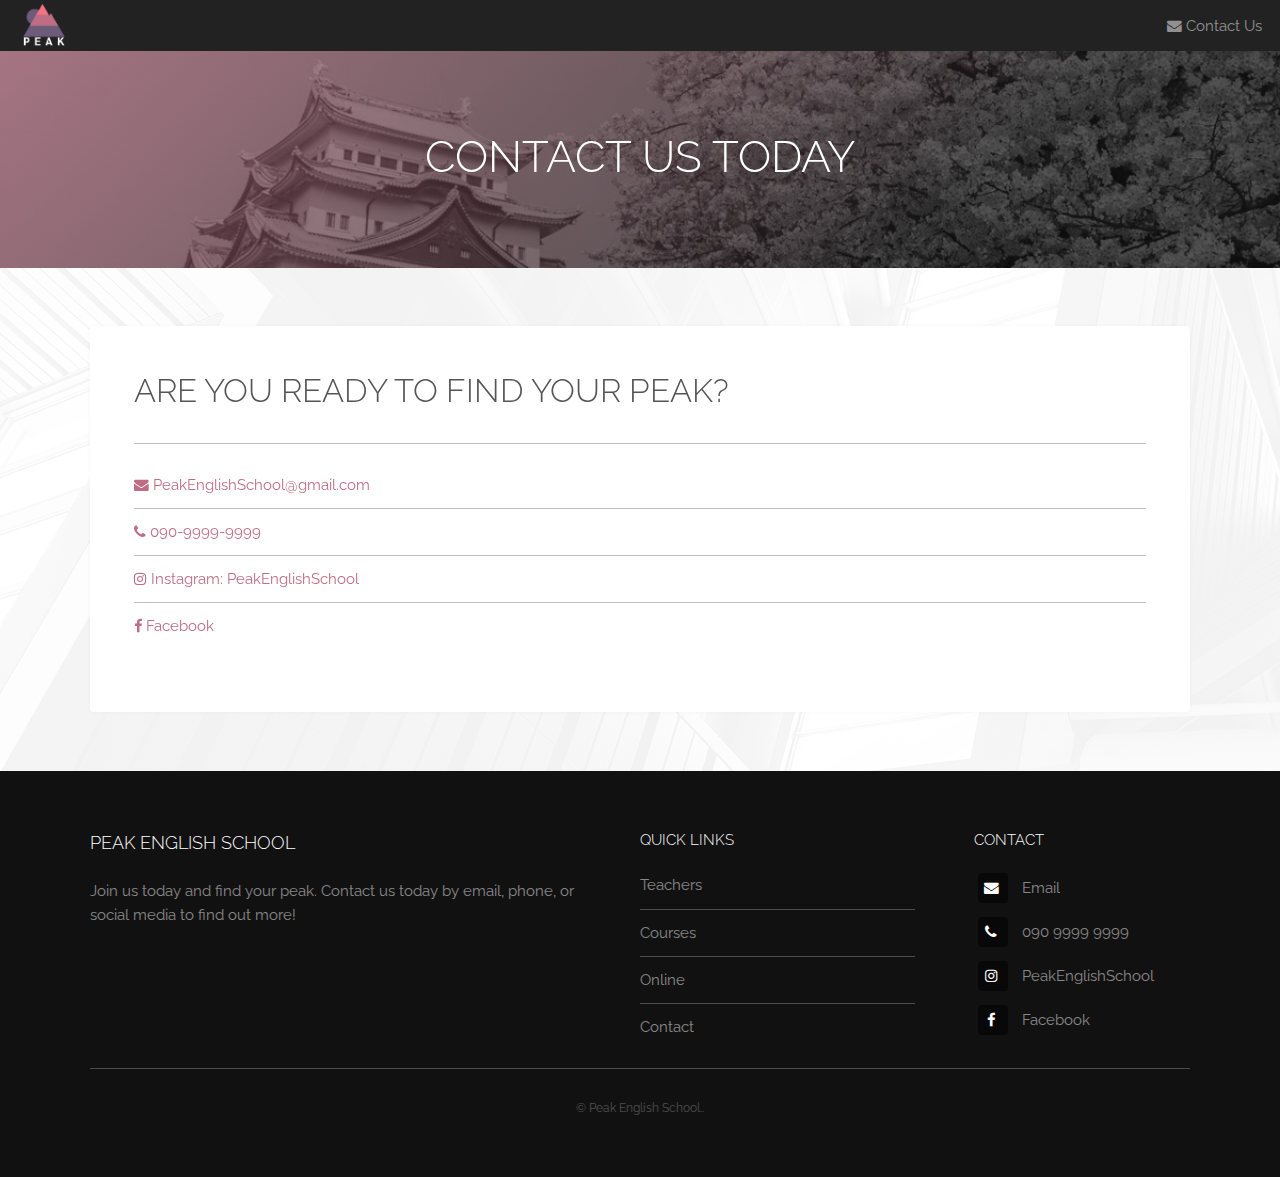
<file: contact.html>
<!DOCTYPE HTML>
<!--
	Industrious by TEMPLATED
	templated.co @templatedco
	Released for free under the Creative Commons Attribution 3.0 license (templated.co/license)
-->
<html>
	<head>
		<title>Contact Page - Peak English School</title>
		<meta charset="utf-8" />
		<meta name="viewport" content="width=device-width, initial-scale=1, user-scalable=no" />
		<meta name="description" content="" />
		<meta name="keywords" content="" />
		<link rel="stylesheet" href="assets/css/main.css" />
	</head>
	<body class="is-preload">

		<!-- Header -->
			<header id="header">
				<a class="logo" href="index.html"><img src="images/logo.png" height="100%" width="auto"></a><img></a>
				<nav>
					<a href="contact.html" class="icon fa-envelope">&nbsp;Contact Us</a>
				</nav>
			</header>

		<!-- Heading -->
			<div id="heading" >
				<h1>Contact Us Today</h1>
			</div>

		<!-- Main -->
			<section id="main" class="wrapper">
				<div class="inner">
					<div class="content">
						<h2>Are you ready to find your peak?</h2>
						<hr>
						<div class="row">
							<div class="col-12 col-12-medium">
							<ul class=alt>
								<li><a class="icon fa-envelope" href="mailto:peakenglishschool@gmail.com" target="_blank">&nbsp;PeakEnglishSchool@gmail.com</a></li>
								<li><a class="icon fa-phone" >&nbsp;090-9999-9999</a></li>
								<li><a class="icon fa-instagram" href="https://www.instagram.com/peakenglishschool/" target="_blank">&nbsp;Instagram: PeakEnglishSchool</a></li>
								<li><a class="icon fa-facebook" href="https://www.facebook.com/Peak-English-School-108256400850251" target="_blank">&nbsp;Facebook</a></li>

							</ul>
							</div>

						</div>	
					</div>	

				</div>
			</section>

		<!-- Footer -->
			<footer id="footer">
				<div class="inner">
					<div class="content">
						<section>
							<h3>Peak English School</h3>
							<p>Join us today and find your peak. Contact us today by email, phone, or social media to find out more!</p>
						</section>
						<section>
							<h4>Quick Links</h4>
							<ul class="alt">
								<li><a href="teachers.html">Teachers</a></li>
								<li><a href="courses.html">Courses</a></li>
								<li><a href="online.html">Online</a></li>
								<li><a href="contact.html">Contact</a></li>
							</ul>
						</section>
						<section>
							<h4>Contact</h4>
							<ul class="plain">
								<li><a href="mailto:peakenglishschool@gmail.com" target="_blank"><i class="icon fa-envelope">&nbsp;</i>Email</a></li>
								<li><i class="icon fa-phone">&nbsp;</i>090 9999 9999</li>
								<li><a href="https://www.instagram.com/peakenglishschool" target="_blank"><i class="icon fa-instagram">&nbsp;</i>PeakEnglishSchool</a></li>
								<li><a href="https://www.facebook.com/Peak-English-School-108256400850251" target="_blank"><i class="icon fa-facebook">&nbsp;</i>Facebook</a></li>
							</ul>
						</section>
					</div>
					<div class="copyright">
						&copy; Peak English School.</a>.
					</div>
				</div>
			</footer>


		<!-- Scripts -->
			<script src="assets/js/jquery.min.js"></script>
			<script src="assets/js/browser.min.js"></script>
			<script src="assets/js/breakpoints.min.js"></script>
			<script src="assets/js/util.js"></script>
			<script src="assets/js/main.js"></script>

	</body>
</html>
</file>
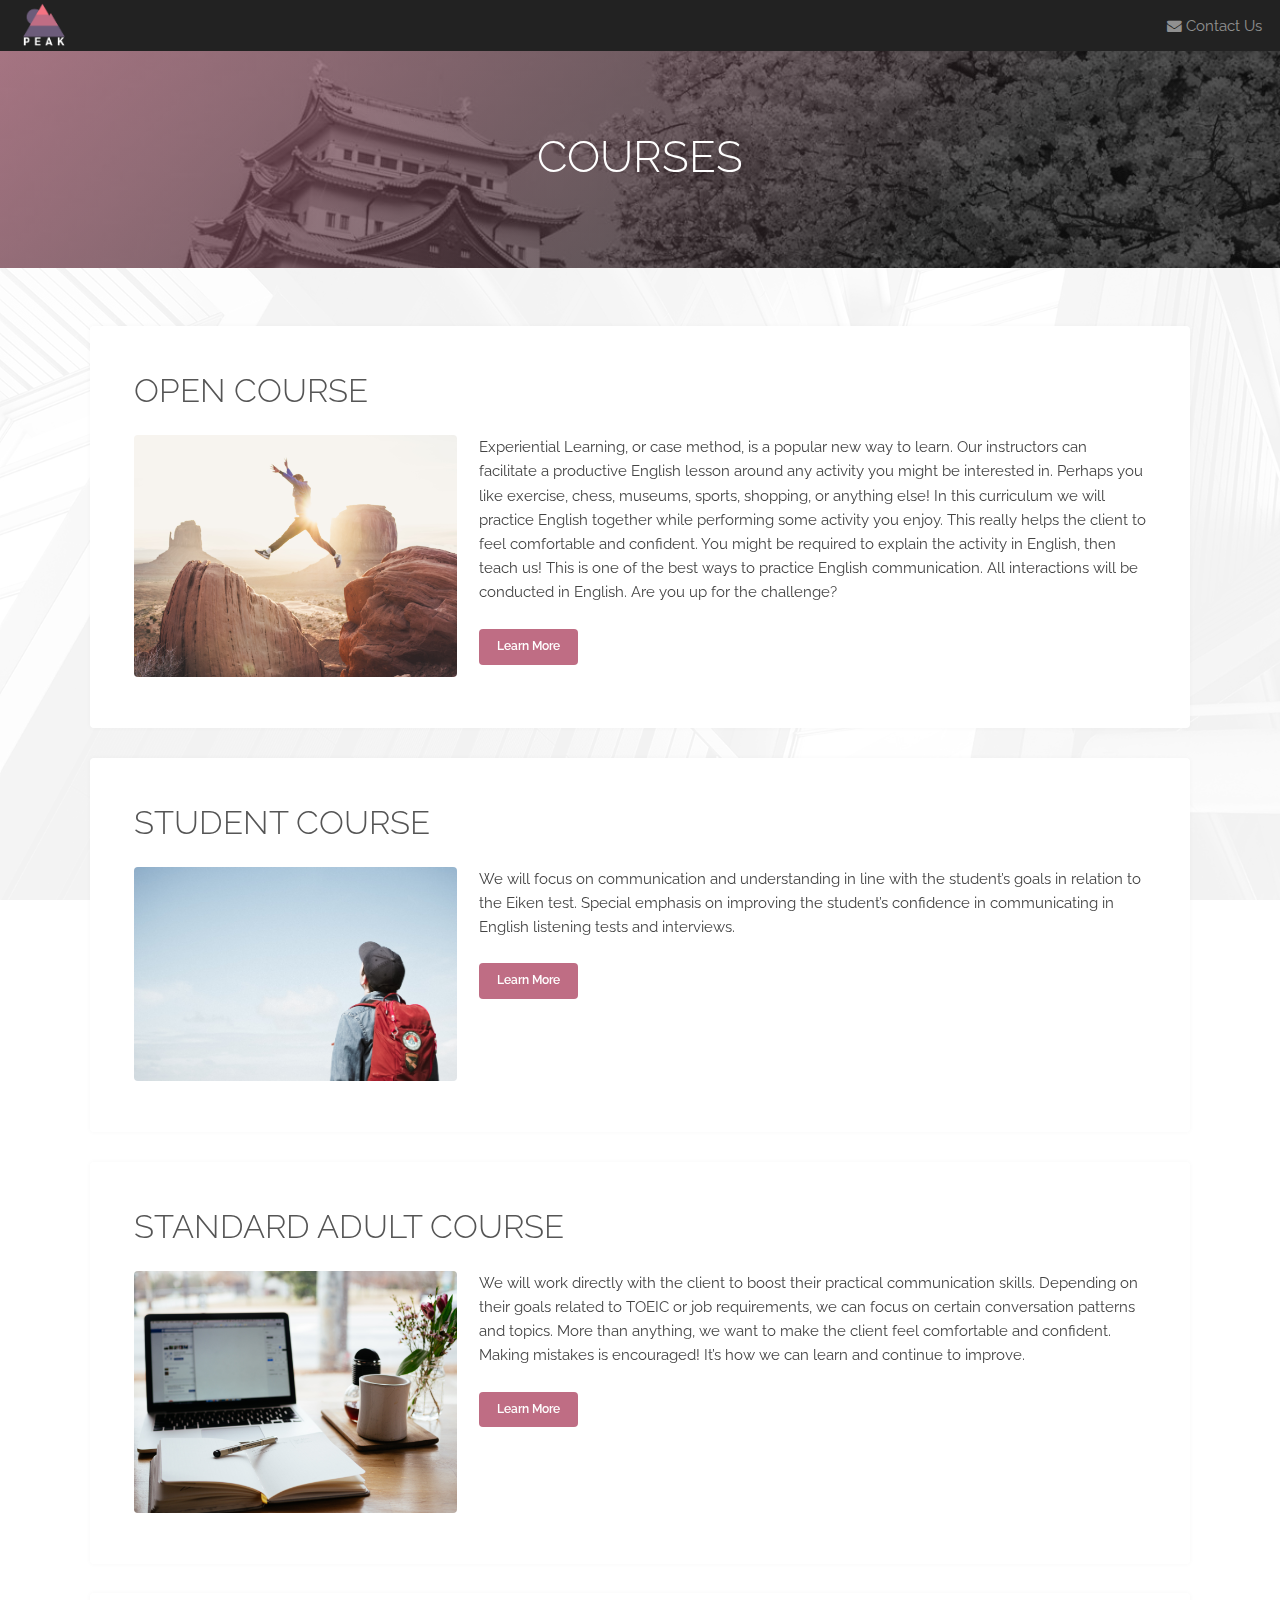
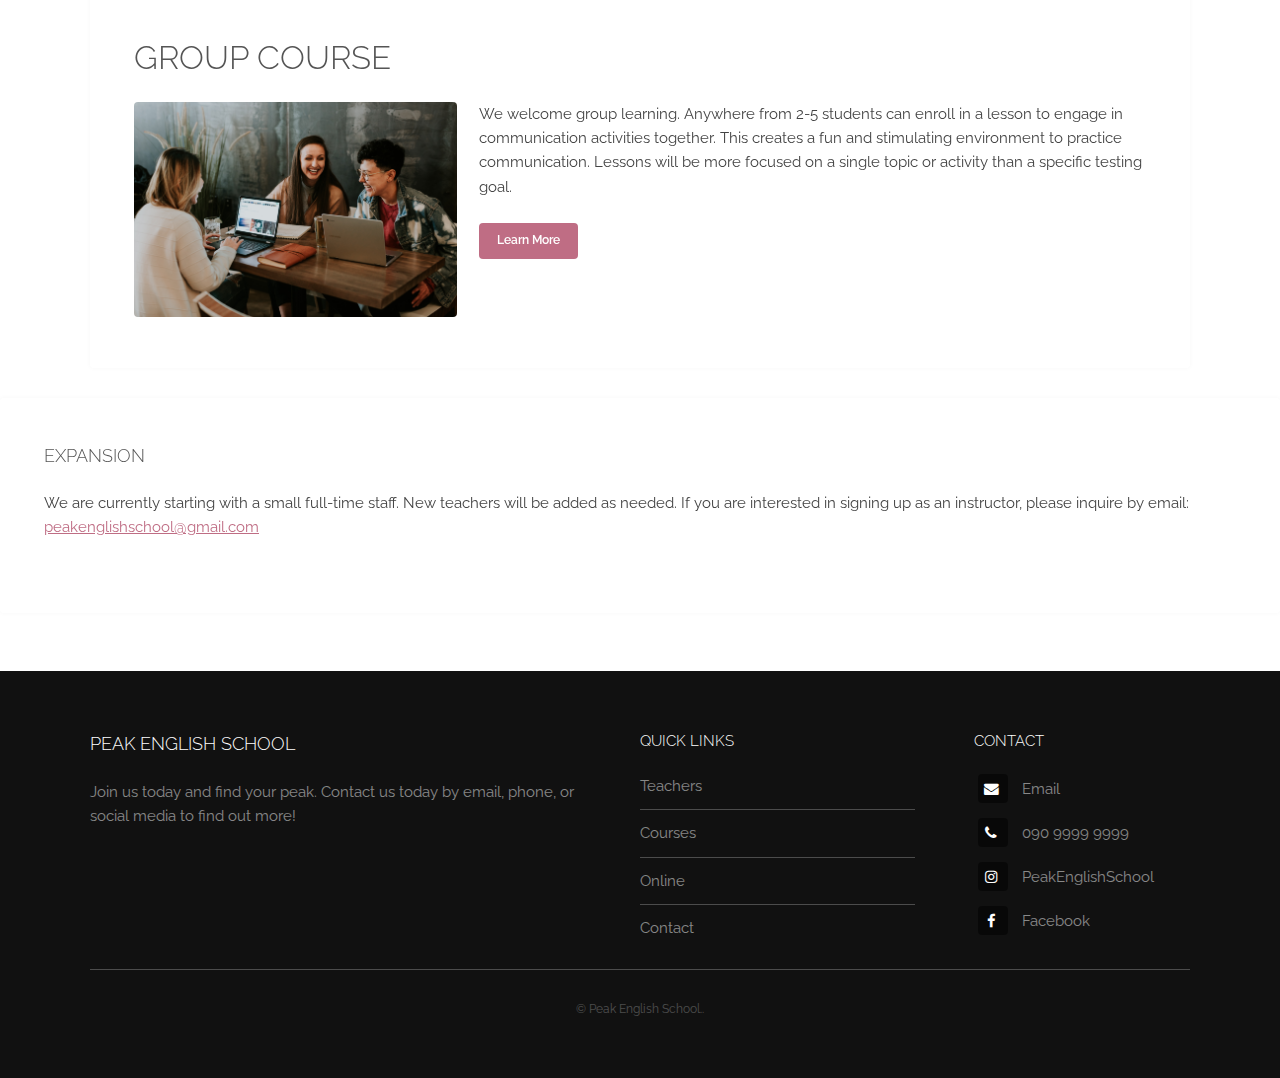
<file: courses.html>
<!DOCTYPE HTML>
<!--
	Industrious by TEMPLATED
	templated.co @templatedco
	Released for free under the Creative Commons Attribution 3.0 license (templated.co/license)
-->
<html>
	<head>
		<title>Courses - Peak English School</title>
		<meta charset="utf-8" />
		<meta name="viewport" content="width=device-width, initial-scale=1, user-scalable=no" />
		<meta name="description" content="" />
		<meta name="keywords" content="" />
		<link rel="stylesheet" href="assets/css/main.css" />
	</head>
	<body class="is-preload">

		<!-- Header -->
			<header id="header">
				<a class="logo" href="index.html"><img src="images/logo.png" height="100%" width="auto"></a><img></a>
				<nav>
					<a href="contact.html" class="icon fa-envelope">&nbsp;Contact Us</a>
				</nav>
			</header>

		<!-- Heading -->
			<div id="heading" >
				<h1>Courses</h1>
			</div>

		<!-- Main -->
			<section id="main" class="wrapper">
				<div class="inner">
					
					<!-- Open Course-->
					<div class="content">
						<h2>Open Course</h2>
						<div class="row">
							<div class="col-4 col-12-medium">
							<img class="image" src="images/open_course.jpg" width="100%" height="auto">
							</div>

							<div class="col-8 col-12-medium">
							
									Experiential Learning, or case method, is a popular new way to learn.  Our instructors can facilitate a productive English lesson around any activity you might be interested in.  Perhaps you like exercise, chess, museums, sports, shopping, or anything else!  In this curriculum we will practice English together while performing some activity you enjoy.  This really helps the client to feel comfortable and confident.  You might be required to explain the activity in English, then teach us!  This is one of the best ways to practice English communication.  All interactions will be conducted in English.  Are you up for the challenge?
									<br><br>
									<a href="#" class="button primary small">Learn More</a>
									
							</div>
						</div>	
					</div>	

						<!-- Student-->
					<div class="content">
						<h2>Student Course</h2>
						<div class="row">
							<div class="col-4 col-12-medium">
							<img class="image" src="images/student_course.jpg" width="100%" height="auto">
							</div>

							<div class="col-8 col-12-medium">
							
									We will focus on communication and understanding in line with the student’s goals in relation to the Eiken test.  Special emphasis on improving the student’s confidence in communicating in English listening tests and interviews.
									<br><br>
									<a href="#" class="button primary small">Learn More</a>
									
							</div>
						</div>	
							
					</div>

						<!-- Standard Course-->
					<div class="content">
						<h2>Standard Adult Course</h2>
						<div class="row">
							<div class="col-4 col-12-medium">
							<img class="image" src="images/standard_course.jpg" width="100%" height="auto">
							</div>

							<div class="col-8 col-12-medium">
								
									We will work directly with the client to boost their practical communication skills. Depending on their goals related to TOEIC or job requirements, we can focus on certain conversation patterns and topics.  More than anything, we want to make the client feel comfortable and confident.  Making mistakes is encouraged!  It’s how we can learn and continue to improve.
									<br><br>
									<a href="#" class="button primary small">Learn More</a>
							</div>
						</div>	
					</div>	

						<!-- Group Course-->
					<div class="content">
						<h2>Group Course</h2>
						<div class="row">
							<div class="col-4 col-12-medium">
							<img class="image" src="images/group_course.jpg" width="100%" height="auto">
							</div>

							<div class="col-8 col-12-medium">
								
									We welcome group learning. Anywhere from 2-5 students can enroll in a lesson to engage in communication activities together.  This creates a fun and stimulating environment to practice communication.  Lessons will be more focused on a single topic or activity than a specific testing goal.
									<br><br>
									<a href="#" class="button primary small">Learn More</a>
							</div>
						</div>		
							
						</div>
						</div>
					</div>	

						</div>
						
						
					<div class="content">
						<h3>Expansion</h3>
						<p>We are currently starting with a small full-time staff. New teachers will be added as needed.  If you are interested in signing up as an instructor, please inquire by email: <a href="#">peakenglishschool@gmail.com</a></p>
					</div>
				</div>
			</section>

		<!-- Footer -->
			<footer id="footer">
				<div class="inner">
					<div class="content">
						<section>
							<h3>Peak English School</h3>
							<p>Join us today and find your peak. Contact us today by email, phone, or social media to find out more!</p>
						</section>
						<section>
							<h4>Quick Links</h4>
							<ul class="alt">
								<li><a href="teachers.html">Teachers</a></li>
								<li><a href="courses.html">Courses</a></li>
								<li><a href="online.html">Online</a></li>
								<li><a href="contact.html">Contact</a></li>
							</ul>
						</section>
						<section>
							<h4>Contact</h4>
							<ul class="plain">
								<li><a href="mailto:peakenglishschool@gmail.com" target="_blank"><i class="icon fa-envelope">&nbsp;</i>Email</a></li>
								<li><i class="icon fa-phone">&nbsp;</i>090 9999 9999</li>
								<li><a href="https://www.instagram.com/peakenglishschool" target="_blank"><i class="icon fa-instagram">&nbsp;</i>PeakEnglishSchool</a></li>
								<li><a href="https://www.facebook.com/Peak-English-School-108256400850251" target="_blank"><i class="icon fa-facebook">&nbsp;</i>Facebook</a></li>
							</ul>
						</section>
					</div>
					<div class="copyright">
						&copy; Peak English School.</a>.
					</div>
				</div>
			</footer>


		<!-- Scripts -->
			<script src="assets/js/jquery.min.js"></script>
			<script src="assets/js/browser.min.js"></script>
			<script src="assets/js/breakpoints.min.js"></script>
			<script src="assets/js/util.js"></script>
			<script src="assets/js/main.js"></script>

	</body>
</html>
</file>
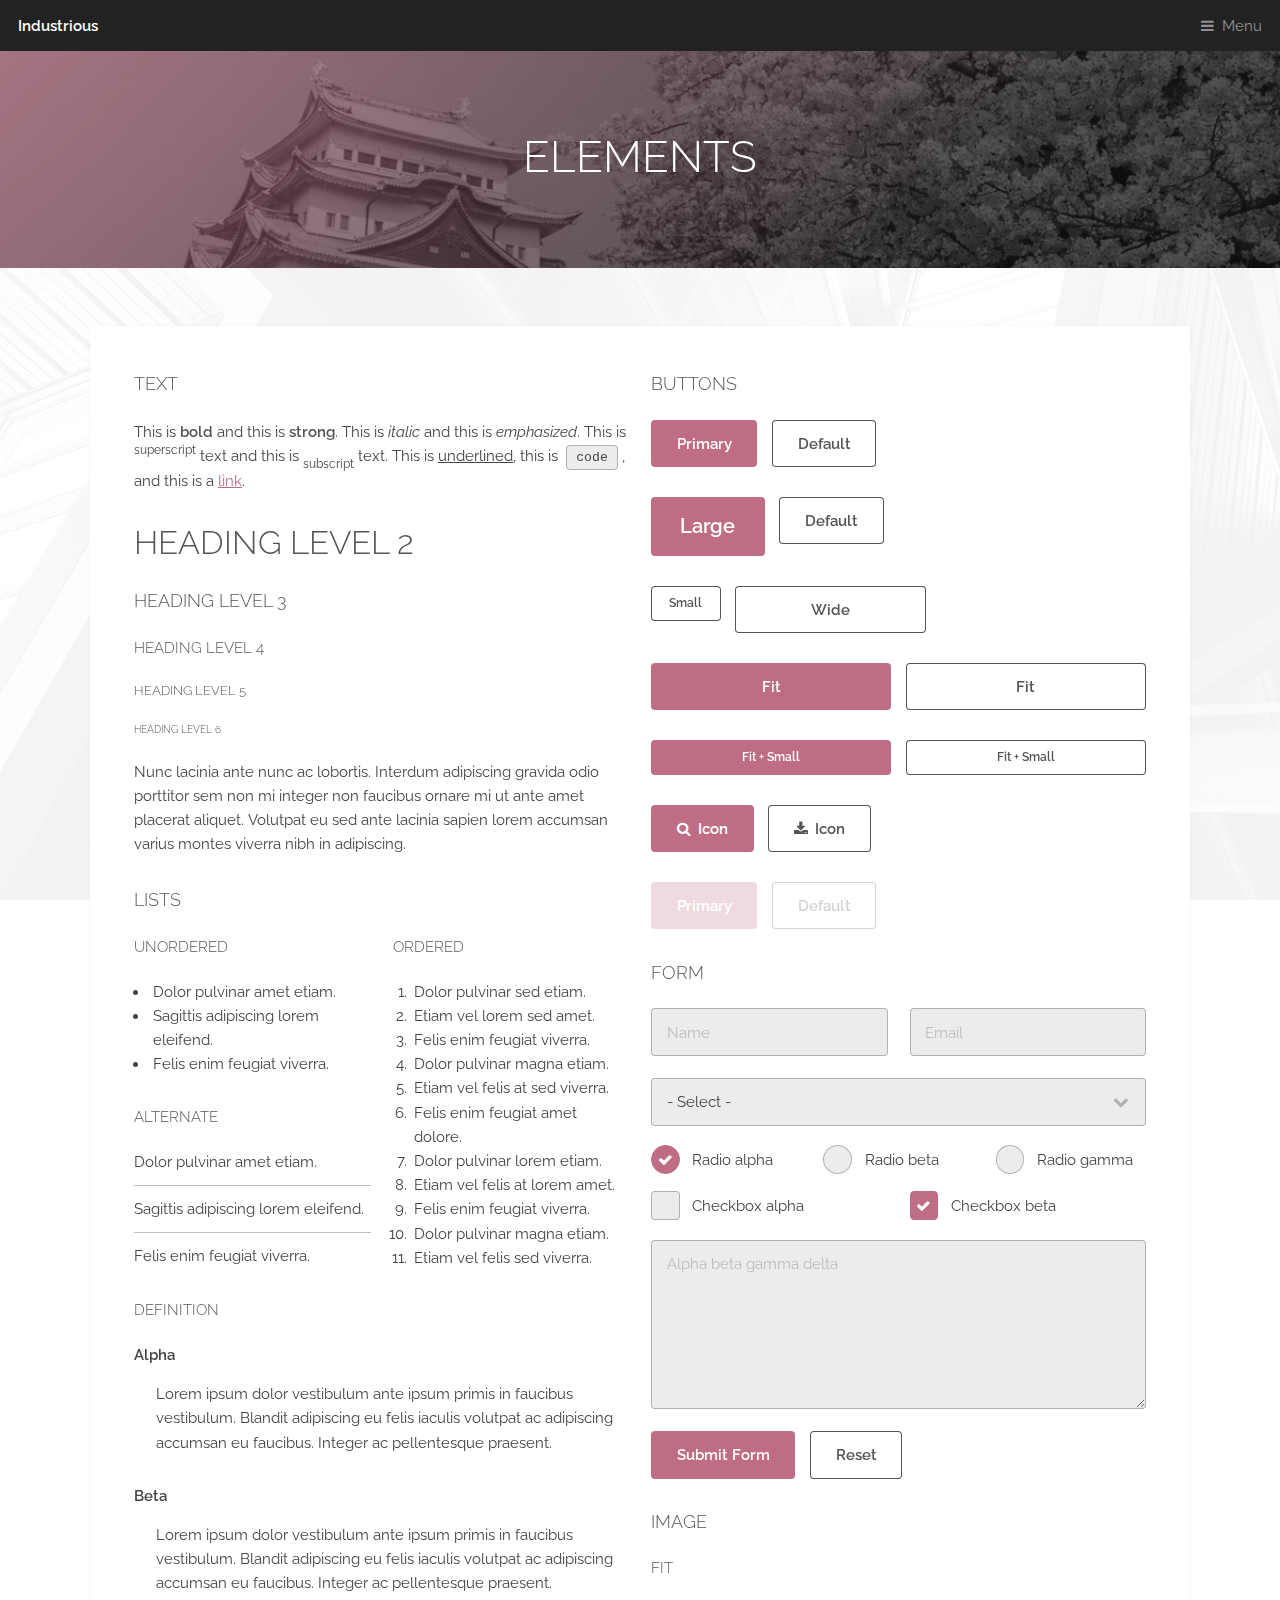
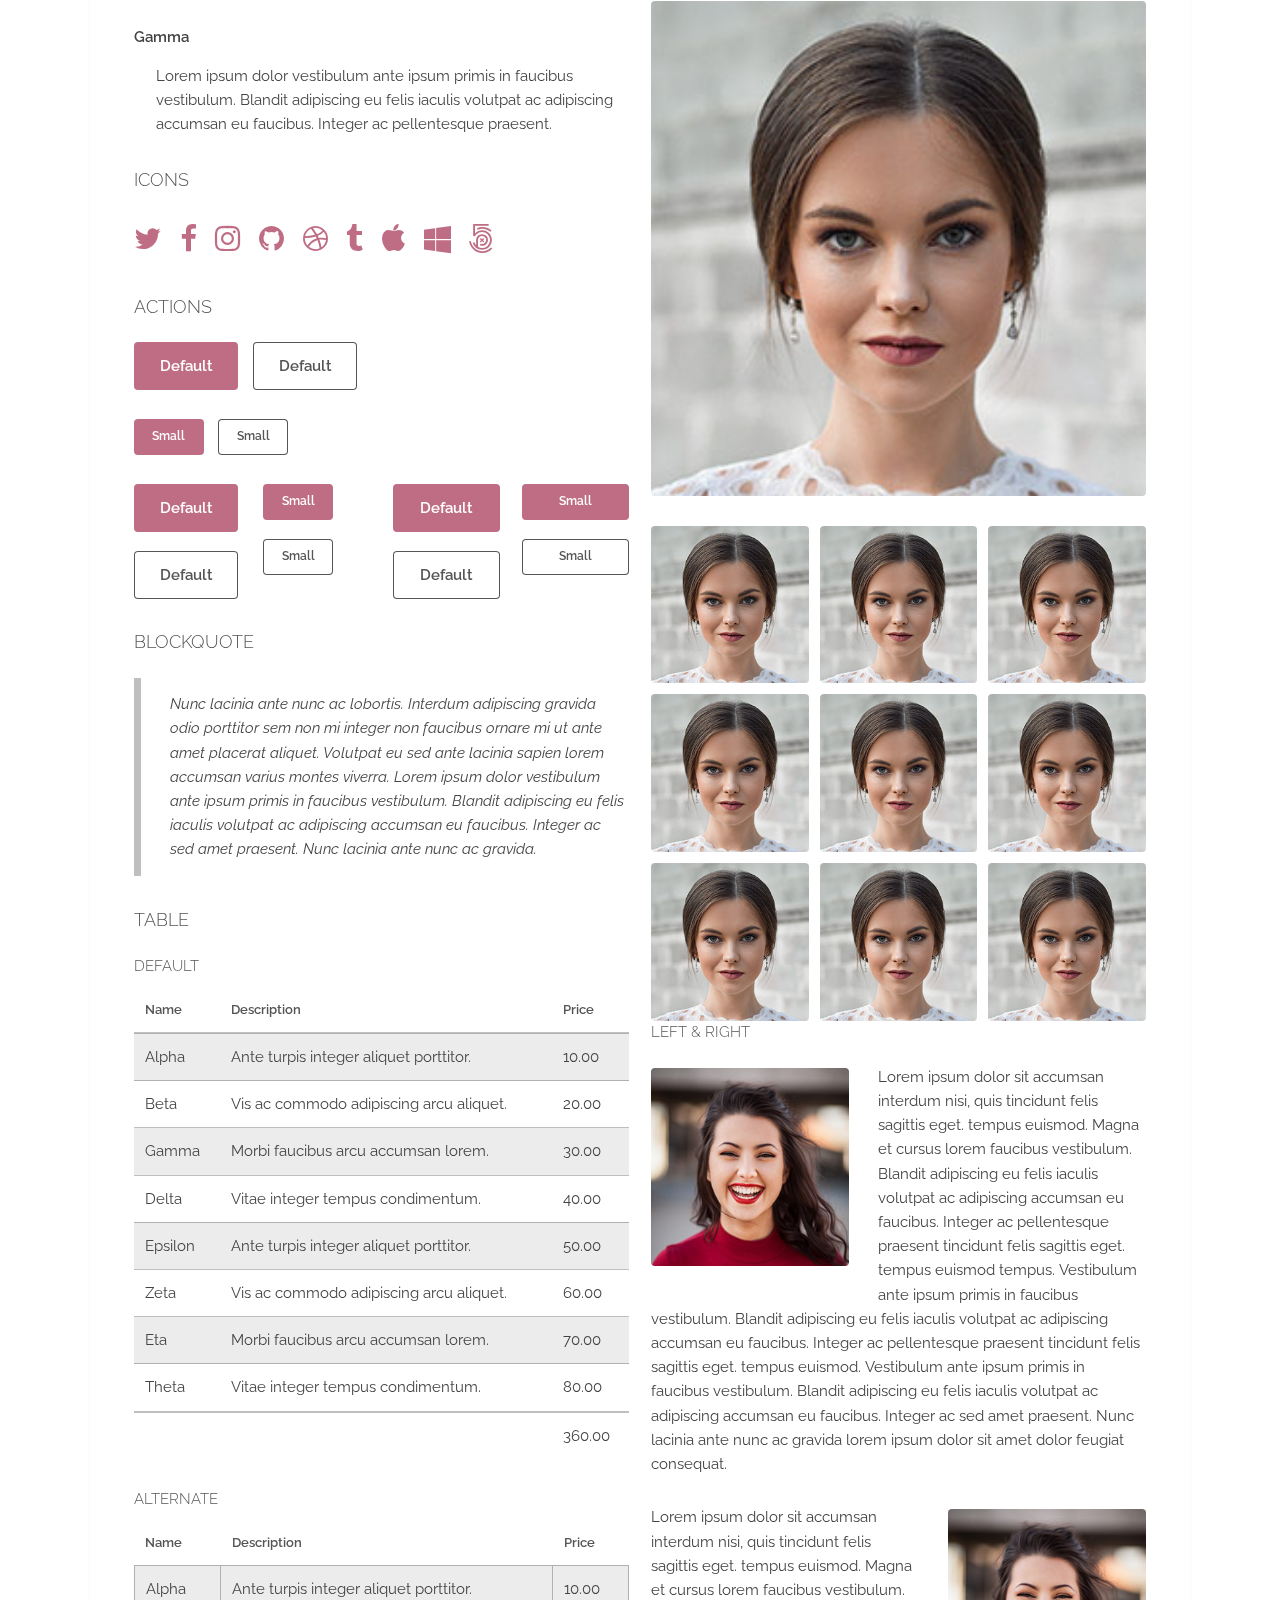
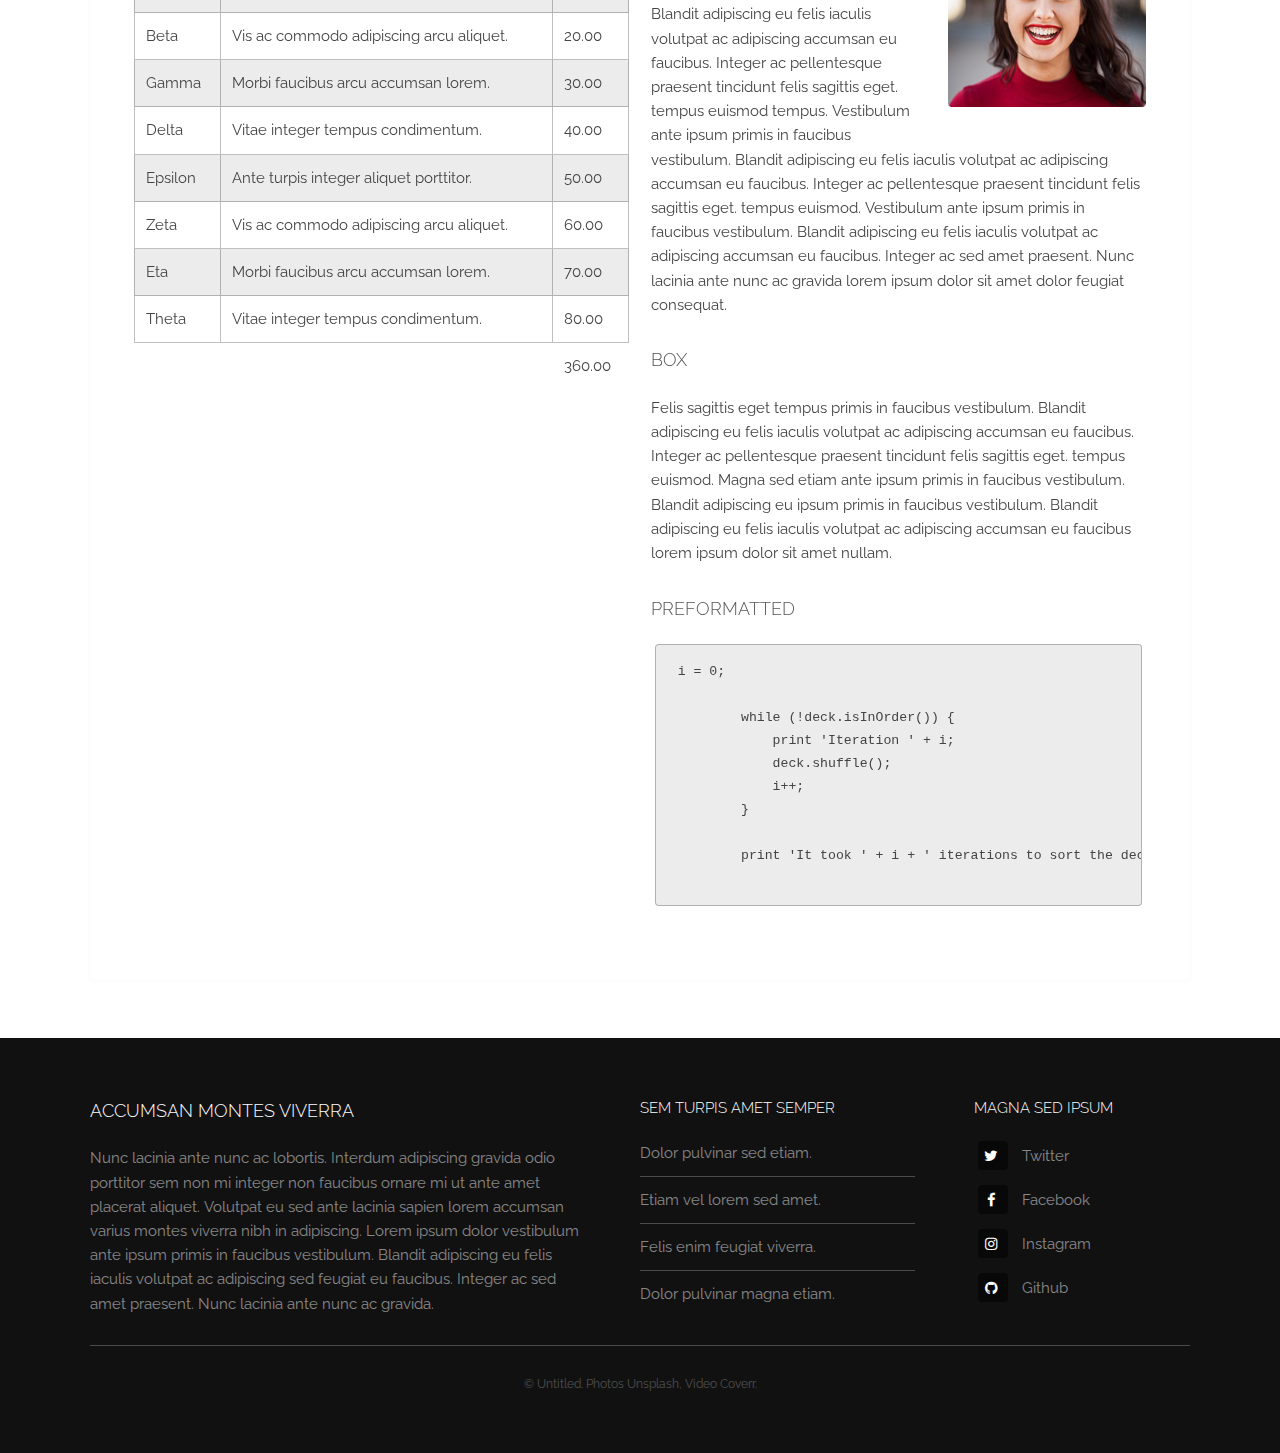
<file: elements.html>
<!DOCTYPE HTML>
<!--
	Industrious by TEMPLATED
	templated.co @templatedco
	Released for free under the Creative Commons Attribution 3.0 license (templated.co/license)
-->
<html>
	<head>
		<title>Elements - Industrious by TEMPLATED</title>
		<meta charset="utf-8" />
		<meta name="viewport" content="width=device-width, initial-scale=1, user-scalable=no" />
		<meta name="description" content="" />
		<meta name="keywords" content="" />
		<link rel="stylesheet" href="assets/css/main.css" />
	</head>
	<body class="is-preload">

		<!-- Header -->
			<header id="header">
				<a class="logo" href="index.html">Industrious</a>
				<nav>
					<a href="#menu">Menu</a>
				</nav>
			</header>

		<!-- Nav -->
			<nav id="menu">
				<ul class="links">
					<li><a href="index.html">Home</a></li>
					<li><a href="elements.html">Elements</a></li>
					<li><a href="generic.html">Generic</a></li>
				</ul>
			</nav>

		<!-- Heading -->
			<div id="heading" >
				<h1>Elements</h1>
			</div>

		<!-- Main -->
			<section id="main" class="wrapper">
				<div class="inner">
					<div class="content">

					<!-- Elements -->
						<div class="row">
							<div class="col-6 col-12-medium">

								<!-- Text -->
									<h3>Text</h3>
									<p>This is <b>bold</b> and this is <strong>strong</strong>. This is <i>italic</i> and this
									is <em>emphasized</em>.
									This is <sup>superscript</sup> text and this is <sub>subscript</sub> text.
									This is <u>underlined</u>, this is <code>code</code>, and this is a <a href="#">link</a>.</p>
									<h2>Heading Level 2</h2>
									<h3>Heading Level 3</h3>
									<h4>Heading Level 4</h4>
									<h5>Heading Level 5</h5>
									<h6>Heading Level 6</h6>
									<p>Nunc lacinia ante nunc ac lobortis. Interdum adipiscing gravida odio porttitor sem
									non mi integer non faucibus ornare mi ut ante amet placerat aliquet. Volutpat eu sed
									ante lacinia sapien lorem accumsan varius montes viverra nibh in adipiscing.</p>

								<!-- Lists -->
									<h3>Lists</h3>
									<div class="row">
										<div class="col-6 col-12-small">
											<h4>Unordered</h4>
											<ul>
												<li>Dolor pulvinar amet etiam.</li>
												<li>Sagittis adipiscing lorem eleifend.</li>
												<li>Felis enim feugiat viverra.</li>
											</ul>
											<h4>Alternate</h4>
											<ul class="alt">
												<li>Dolor pulvinar amet etiam.</li>
												<li>Sagittis adipiscing lorem eleifend.</li>
												<li>Felis enim feugiat viverra.</li>
											</ul>
										</div>
										<div class="col-6 col-12-small">
											<h4>Ordered</h4>
											<ol>
												<li>Dolor pulvinar sed etiam.</li>
												<li>Etiam vel lorem sed amet.</li>
												<li>Felis enim feugiat viverra.</li>
												<li>Dolor pulvinar magna etiam.</li>
												<li>Etiam vel felis at sed viverra.</li>
												<li>Felis enim feugiat amet dolore.</li>
												<li>Dolor pulvinar lorem etiam.</li>
												<li>Etiam vel felis at lorem amet.</li>
												<li>Felis enim feugiat viverra.</li>
												<li>Dolor pulvinar magna etiam.</li>
												<li>Etiam vel felis sed viverra.</li>
											</ol>
										</div>
									</div>
									<h4>Definition</h4>
									<dl>
										<dt>Alpha</dt>
										<dd>
											<p>Lorem ipsum dolor vestibulum ante ipsum primis in faucibus vestibulum.
											Blandit adipiscing eu felis iaculis volutpat ac adipiscing accumsan eu faucibus.
											Integer ac pellentesque praesent.</p>
										</dd>
										<dt>Beta</dt>
										<dd>
											<p>Lorem ipsum dolor vestibulum ante ipsum primis in faucibus vestibulum.
											Blandit adipiscing eu felis iaculis volutpat ac adipiscing accumsan eu faucibus.
											Integer ac pellentesque praesent.</p>
										</dd>
										<dt>Gamma</dt>
										<dd>
											<p>Lorem ipsum dolor vestibulum ante ipsum primis in faucibus vestibulum.
											Blandit adipiscing eu felis iaculis volutpat ac adipiscing accumsan eu faucibus.
											Integer ac pellentesque praesent.</p>
										</dd>
									</dl>

								<!-- Icons -->
									<h3>Icons</h3>
									<ul class="icons">
										<li><a href="#" class="icon fa-twitter"><span class="label">Twitter</span></a></li>
										<li><a href="#" class="icon fa-facebook"><span class="label">Facebook</span></a></li>
										<li><a href="#" class="icon fa-instagram"><span class="label">Instagram</span></a></li>
										<li><a href="#" class="icon fa-github"><span class="label">Github</span></a></li>
										<li><a href="#" class="icon fa-dribbble"><span class="label">Dribbble</span></a></li>
										<li><a href="#" class="icon fa-tumblr"><span class="label">Tumblr</span></a></li>
										<li><a href="#" class="icon fa-apple"><span class="label">Apple</span></a></li>
										<li><a href="#" class="icon fa-windows"><span class="label">Windows</span></a></li>
										<li><a href="#" class="icon fa-500px"><span class="label">500px</span></a></li>
									</ul>

								<!-- Actions -->
									<h3>Actions</h3>
									<ul class="actions">
										<li><a href="#" class="button primary">Default</a></li>
										<li><a href="#" class="button">Default</a></li>
									</ul>
									<ul class="actions">
										<li><a href="#" class="button primary small">Small</a></li>
										<li><a href="#" class="button small">Small</a></li>
									</ul>
									<div class="row">
										<div class="col-3 col-12-small">
											<ul class="actions stacked">
												<li><a href="#" class="button primary">Default</a></li>
												<li><a href="#" class="button">Default</a></li>
											</ul>
										</div>
										<div class="col-3 col-12-small">
											<ul class="actions stacked">
												<li><a href="#" class="button primary small">Small</a></li>
												<li><a href="#" class="button small">Small</a></li>
											</ul>
										</div>
										<div class="col-3 col-12-small">
											<ul class="actions stacked">
												<li><a href="#" class="button primary fit">Default</a></li>
												<li><a href="#" class="button fit">Default</a></li>
											</ul>
										</div>
										<div class="col-3 col-12-small">
											<ul class="actions stacked">
												<li><a href="#" class="button primary small fit">Small</a></li>
												<li><a href="#" class="button small fit">Small</a></li>
											</ul>
										</div>
									</div>

								<!-- Blockquote -->
									<h3>Blockquote</h3>
									<blockquote>Nunc lacinia ante nunc ac lobortis. Interdum adipiscing gravida odio
									porttitor sem non mi integer non faucibus ornare mi ut ante amet placerat aliquet.
									Volutpat eu sed ante lacinia sapien lorem accumsan varius montes viverra. Lorem ipsum
									dolor vestibulum ante ipsum primis in faucibus vestibulum. Blandit adipiscing eu felis
									iaculis volutpat ac adipiscing accumsan eu faucibus. Integer ac sed amet praesent. Nunc
									lacinia ante nunc ac gravida.</blockquote>

								<!-- Table -->
									<h3>Table</h3>
									<h4>Default</h4>
									<div class="table-wrapper">
										<table>
											<thead>
												<tr>
													<th>Name</th>
													<th>Description</th>
													<th>Price</th>
												</tr>
											</thead>
											<tbody>
												<tr>
													<td>Alpha</td>
													<td>Ante turpis integer aliquet porttitor.</td>
													<td>10.00</td>
												</tr>
												<tr>
													<td>Beta</td>
													<td>Vis ac commodo adipiscing arcu aliquet.</td>
													<td>20.00</td>
												</tr>
												<tr>
													<td>Gamma</td>
													<td>Morbi faucibus arcu accumsan lorem.</td>
													<td>30.00</td>
												</tr>
												<tr>
													<td>Delta</td>
													<td>Vitae integer tempus condimentum.</td>
													<td>40.00</td>
												</tr>
												<tr>
													<td>Epsilon</td>
													<td>Ante turpis integer aliquet porttitor.</td>
													<td>50.00</td>
												</tr>
												<tr>
													<td>Zeta</td>
													<td>Vis ac commodo adipiscing arcu aliquet.</td>
													<td>60.00</td>
												</tr>
												<tr>
													<td>Eta</td>
													<td>Morbi faucibus arcu accumsan lorem.</td>
													<td>70.00</td>
												</tr>
												<tr>
													<td>Theta</td>
													<td>Vitae integer tempus condimentum.</td>
													<td>80.00</td>
												</tr>
											</tbody>
											<tfoot>
												<tr>
													<td colspan="2"></td>
													<td>360.00</td>
												</tr>
											</tfoot>
										</table>
									</div>
									<h4>Alternate</h4>
									<div class="table-wrapper">
										<table class="alt">
											<thead>
												<tr>
													<th>Name</th>
													<th>Description</th>
													<th>Price</th>
												</tr>
											</thead>
											<tbody>
												<tr>
													<td>Alpha</td>
													<td>Ante turpis integer aliquet porttitor.</td>
													<td>10.00</td>
												</tr>
												<tr>
													<td>Beta</td>
													<td>Vis ac commodo adipiscing arcu aliquet.</td>
													<td>20.00</td>
												</tr>
												<tr>
													<td>Gamma</td>
													<td>Morbi faucibus arcu accumsan lorem.</td>
													<td>30.00</td>
												</tr>
												<tr>
													<td>Delta</td>
													<td>Vitae integer tempus condimentum.</td>
													<td>40.00</td>
												</tr>
												<tr>
													<td>Epsilon</td>
													<td>Ante turpis integer aliquet porttitor.</td>
													<td>50.00</td>
												</tr>
												<tr>
													<td>Zeta</td>
													<td>Vis ac commodo adipiscing arcu aliquet.</td>
													<td>60.00</td>
												</tr>
												<tr>
													<td>Eta</td>
													<td>Morbi faucibus arcu accumsan lorem.</td>
													<td>70.00</td>
												</tr>
												<tr>
													<td>Theta</td>
													<td>Vitae integer tempus condimentum.</td>
													<td>80.00</td>
												</tr>
											</tbody>
											<tfoot>
												<tr>
													<td colspan="2"></td>
													<td>360.00</td>
												</tr>
											</tfoot>
										</table>
									</div>

							</div>
							<div class="col-6 col-12-medium">

								<!-- Buttons -->
									<h3>Buttons</h3>
									<ul class="actions">
										<li><a href="#" class="button primary">Primary</a></li>
										<li><a href="#" class="button">Default</a></li>
									</ul>
									<ul class="actions">
										<li><a href="#" class="button primary large">Large</a></li>
										<li><a href="#" class="button">Default</a></li>
									</ul>
									<ul class="actions">
										<li><a href="#" class="button small">Small</a></li>
										<li><a href="#" class="button wide">Wide</a></li>
									</ul>
									<ul class="actions fit">
										<li><a href="#" class="button primary fit">Fit</a></li>
										<li><a href="#" class="button fit">Fit</a></li>
									</ul>
									<ul class="actions fit">
										<li><a href="#" class="button primary fit small">Fit + Small</a></li>
										<li><a href="#" class="button fit small">Fit + Small</a></li>
									</ul>
									<ul class="actions">
										<li><a href="#" class="button primary icon fa-search">Icon</a></li>
										<li><a href="#" class="button icon fa-download">Icon</a></li>
									</ul>
									<ul class="actions">
										<li><span class="button primary disabled">Primary</span></li>
										<li><span class="button disabled">Default</span></li>
									</ul>

								<!-- Form -->
									<h3>Form</h3>
									<form method="post" action="#">
										<div class="row gtr-uniform">
											<div class="col-6 col-12-xsmall">
												<input type="text" name="name" id="name" value="" placeholder="Name" />
											</div>
											<div class="col-6 col-12-xsmall">
												<input type="email" name="email" id="email" value="" placeholder="Email" />
											</div>
											<!-- Break -->
											<div class="col-12">
												<select name="category" id="category">
													<option value="">- Select -</option>
													<option value="alpha">Option alpha</option>
													<option value="beta">Option beta</option>
													<option value="gamma">Option gamma</option>
													<option value="delta">Option delta</option>
													<option value="epsilon">Option epsilon</option>
													<option value="zeta">Option zeta</option>
													<option value="eta">Option eta</option>
													<option value="theta">Option theta</option>
												</select>
											</div>
											<!-- Break -->
											<div class="col-4 col-12-small">
												<input type="radio" id="radio-alpha" name="radio" checked>
												<label for="radio-alpha">Radio alpha</label>
											</div>
											<div class="col-4 col-12-small">
												<input type="radio" id="radio-beta" name="radio">
												<label for="radio-beta">Radio beta</label>
											</div>
											<div class="col-4 col-12-small">
												<input type="radio" id="radio-gamma" name="radio">
												<label for="radio-gamma">Radio gamma</label>
											</div>
											<!-- Break -->
											<div class="col-6 col-12-small">
												<input type="checkbox" id="checkbox-alpha" name="checkbox">
												<label for="checkbox-alpha">Checkbox alpha</label>
											</div>
											<div class="col-6 col-12-small">
												<input type="checkbox" id="checkbox-beta" name="checkbox" checked>
												<label for="checkbox-beta">Checkbox beta</label>
											</div>
											<!-- Break -->
											<div class="col-12">
												<textarea name="textarea" id="textarea" placeholder="Alpha beta gamma delta" rows="6"></textarea>
											</div>
											<!-- Break -->
											<div class="col-12">
												<ul class="actions">
													<li><input type="submit" value="Submit Form" class="primary" /></li>
													<li><input type="reset" value="Reset" /></li>
												</ul>
											</div>
										</div>
									</form>

								<!-- Image -->
									<h3>Image</h3>
									<h4>Fit</h4>
									<span class="image fit"><img src="images/pic01.jpg" alt="" /></span>
									<div class="box alt">
										<div class="row gtr-50 gtr-uniform">
											<div class="col-4"><span class="image fit"><img src="images/pic01.jpg" alt="" /></span></div>
											<div class="col-4"><span class="image fit"><img src="images/pic01.jpg" alt="" /></span></div>
											<div class="col-4"><span class="image fit"><img src="images/pic01.jpg" alt="" /></span></div>
											<!-- Break -->
											<div class="col-4"><span class="image fit"><img src="images/pic01.jpg" alt="" /></span></div>
											<div class="col-4"><span class="image fit"><img src="images/pic01.jpg" alt="" /></span></div>
											<div class="col-4"><span class="image fit"><img src="images/pic01.jpg" alt="" /></span></div>
											<!-- Break -->
											<div class="col-4"><span class="image fit"><img src="images/pic01.jpg" alt="" /></span></div>
											<div class="col-4"><span class="image fit"><img src="images/pic01.jpg" alt="" /></span></div>
											<div class="col-4"><span class="image fit"><img src="images/pic01.jpg" alt="" /></span></div>
										</div>
									</div>
									<h4>Left &amp; Right</h4>
									<p>
										<span class="image left"><img src="images/pic02.jpg" alt="" /></span>
										Lorem ipsum dolor sit accumsan interdum nisi, quis tincidunt felis sagittis eget.
										tempus euismod. Magna et cursus lorem faucibus vestibulum. Blandit adipiscing eu
										felis iaculis volutpat ac adipiscing accumsan eu faucibus. Integer ac pellentesque
										praesent tincidunt felis sagittis eget. tempus euismod tempus. Vestibulum ante ipsum
										primis in faucibus vestibulum. Blandit adipiscing eu felis iaculis volutpat ac
										adipiscing accumsan eu faucibus. Integer ac pellentesque praesent tincidunt felis
										sagittis eget. tempus euismod. Vestibulum ante ipsum primis in faucibus vestibulum.
										Blandit adipiscing eu felis iaculis volutpat ac adipiscing accumsan eu faucibus.
										Integer ac sed amet praesent. Nunc lacinia ante nunc ac gravida lorem ipsum dolor
										sit amet dolor feugiat consequat.
									</p>
									<p>
										<span class="image right"><img src="images/pic02.jpg" alt="" /></span>
										Lorem ipsum dolor sit accumsan interdum nisi, quis tincidunt felis sagittis eget.
										tempus euismod. Magna et cursus lorem faucibus vestibulum. Blandit adipiscing eu
										felis iaculis volutpat ac adipiscing accumsan eu faucibus. Integer ac pellentesque
										praesent tincidunt felis sagittis eget. tempus euismod tempus. Vestibulum ante ipsum
										primis in faucibus vestibulum. Blandit adipiscing eu felis iaculis volutpat ac
										adipiscing accumsan eu faucibus. Integer ac pellentesque praesent tincidunt felis
										sagittis eget. tempus euismod. Vestibulum ante ipsum primis in faucibus vestibulum.
										Blandit adipiscing eu felis iaculis volutpat ac adipiscing accumsan eu faucibus.
										Integer ac sed amet praesent. Nunc lacinia ante nunc ac gravida lorem ipsum dolor
										sit amet dolor feugiat consequat.
									</p>

								<!-- Box -->
									<h3>Box</h3>
									<div class="box">
										<p>Felis sagittis eget tempus primis in faucibus vestibulum. Blandit adipiscing eu
										felis iaculis volutpat ac adipiscing accumsan eu faucibus. Integer ac pellentesque
										praesent tincidunt felis sagittis eget. tempus euismod. Magna sed etiam ante ipsum
										primis in faucibus vestibulum. Blandit adipiscing eu ipsum primis in faucibus
										vestibulum. Blandit adipiscing eu felis iaculis volutpat ac adipiscing accumsan eu
										faucibus lorem ipsum dolor sit amet nullam.</p>
									</div>

								<!-- Preformatted Code -->
									<h3>Preformatted</h3>
									<pre><code>i = 0;

	while (!deck.isInOrder()) {
	    print 'Iteration ' + i;
	    deck.shuffle();
	    i++;
	}

	print 'It took ' + i + ' iterations to sort the deck.';
	</code></pre>

							</div>
						</div>
					</div>
				</div>
			</section>

		<!-- Footer -->
			<footer id="footer">
				<div class="inner">
					<div class="content">
						<section>
							<h3>Accumsan montes viverra</h3>
							<p>Nunc lacinia ante nunc ac lobortis. Interdum adipiscing gravida odio porttitor sem non mi integer non faucibus ornare mi ut ante amet placerat aliquet. Volutpat eu sed ante lacinia sapien lorem accumsan varius montes viverra nibh in adipiscing. Lorem ipsum dolor vestibulum ante ipsum primis in faucibus vestibulum. Blandit adipiscing eu felis iaculis volutpat ac adipiscing sed feugiat eu faucibus. Integer ac sed amet praesent. Nunc lacinia ante nunc ac gravida.</p>
						</section>
						<section>
							<h4>Sem turpis amet semper</h4>
							<ul class="alt">
								<li><a href="#">Dolor pulvinar sed etiam.</a></li>
								<li><a href="#">Etiam vel lorem sed amet.</a></li>
								<li><a href="#">Felis enim feugiat viverra.</a></li>
								<li><a href="#">Dolor pulvinar magna etiam.</a></li>
							</ul>
						</section>
						<section>
							<h4>Magna sed ipsum</h4>
							<ul class="plain">
								<li><a href="#"><i class="icon fa-twitter">&nbsp;</i>Twitter</a></li>
								<li><a href="#"><i class="icon fa-facebook">&nbsp;</i>Facebook</a></li>
								<li><a href="#"><i class="icon fa-instagram">&nbsp;</i>Instagram</a></li>
								<li><a href="#"><i class="icon fa-github">&nbsp;</i>Github</a></li>
							</ul>
						</section>
					</div>
					<div class="copyright">
						&copy; Untitled. Photos <a href="https://unsplash.co">Unsplash</a>, Video <a href="https://coverr.co">Coverr</a>.
					</div>
				</div>
			</footer>

		<!-- Scripts -->
			<script src="assets/js/jquery.min.js"></script>
			<script src="assets/js/browser.min.js"></script>
			<script src="assets/js/breakpoints.min.js"></script>
			<script src="assets/js/util.js"></script>
			<script src="assets/js/main.js"></script>

	</body>
</html>
</file>
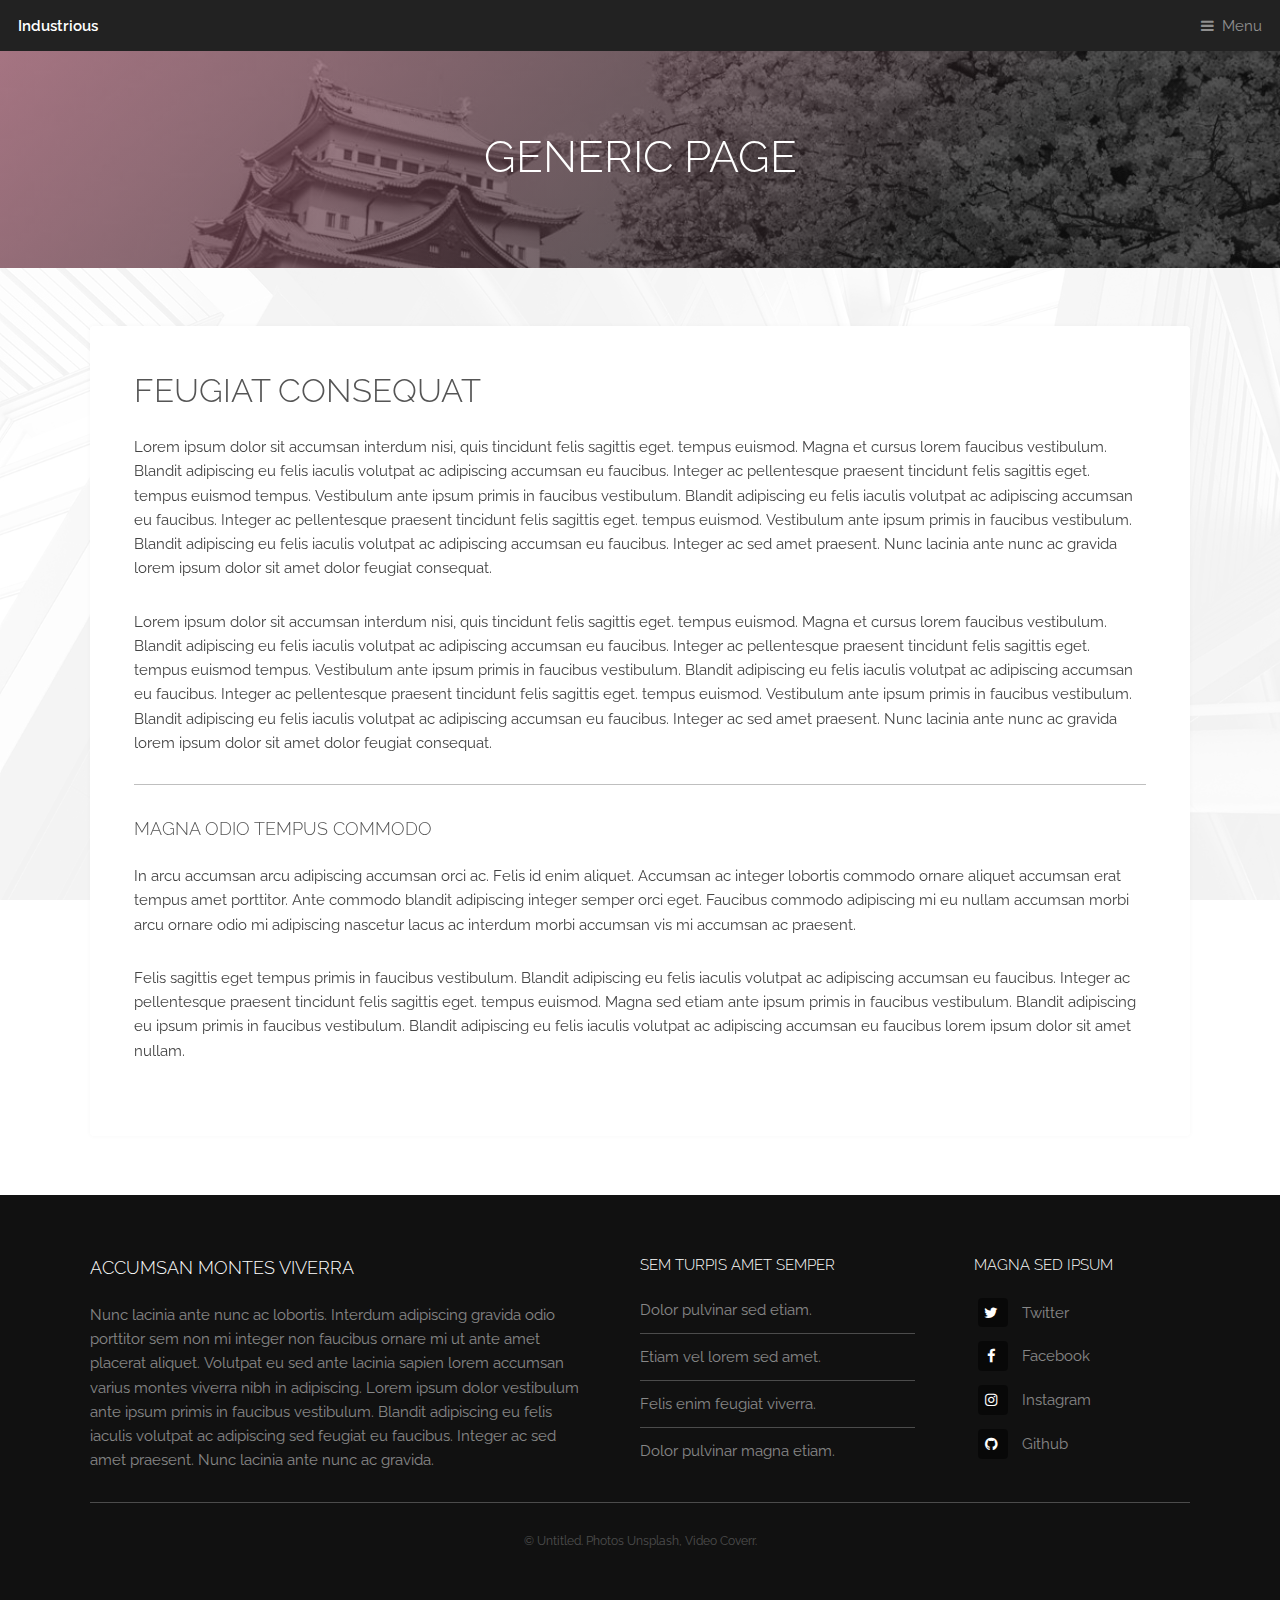
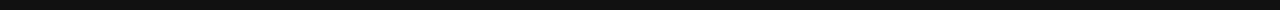
<file: generic.html>
<!DOCTYPE HTML>
<!--
	Industrious by TEMPLATED
	templated.co @templatedco
	Released for free under the Creative Commons Attribution 3.0 license (templated.co/license)
-->
<html>
	<head>
		<title>Generic Page - Industrious by TEMPLATED</title>
		<meta charset="utf-8" />
		<meta name="viewport" content="width=device-width, initial-scale=1, user-scalable=no" />
		<meta name="description" content="" />
		<meta name="keywords" content="" />
		<link rel="stylesheet" href="assets/css/main.css" />
	</head>
	<body class="is-preload">

		<!-- Header -->
			<header id="header">
				<a class="logo" href="index.html">Industrious</a>
				<nav>
					<a href="#menu">Menu</a>
				</nav>
			</header>

		<!-- Nav -->
			<nav id="menu">
				<ul class="links">
					<li><a href="index.html">Home</a></li>
					<li><a href="elements.html">Elements</a></li>
					<li><a href="generic.html">Generic</a></li>
				</ul>
			</nav>

		<!-- Heading -->
			<div id="heading" >
				<h1>Generic Page</h1>
			</div>

		<!-- Main -->
			<section id="main" class="wrapper">
				<div class="inner">
					<div class="content">
						<header>
							<h2>Feugiat consequat</h2>
						</header>
						<p>Lorem ipsum dolor sit accumsan interdum nisi, quis tincidunt felis sagittis eget. tempus euismod. Magna et cursus lorem faucibus vestibulum. Blandit adipiscing eu felis iaculis volutpat ac adipiscing accumsan eu faucibus. Integer ac pellentesque praesent tincidunt felis sagittis eget. tempus euismod tempus. Vestibulum ante ipsum primis in faucibus vestibulum. Blandit adipiscing eu felis iaculis volutpat ac adipiscing accumsan eu faucibus. Integer ac pellentesque praesent tincidunt felis sagittis eget. tempus euismod. Vestibulum ante ipsum primis in faucibus vestibulum. Blandit adipiscing eu felis iaculis volutpat ac adipiscing accumsan eu faucibus. Integer ac sed amet praesent. Nunc lacinia ante nunc ac gravida lorem ipsum dolor sit amet dolor feugiat consequat. </p>
						<p>Lorem ipsum dolor sit accumsan interdum nisi, quis tincidunt felis sagittis eget. tempus euismod. Magna et cursus lorem faucibus vestibulum. Blandit adipiscing eu felis iaculis volutpat ac adipiscing accumsan eu faucibus. Integer ac pellentesque praesent tincidunt felis sagittis eget. tempus euismod tempus. Vestibulum ante ipsum primis in faucibus vestibulum. Blandit adipiscing eu felis iaculis volutpat ac adipiscing accumsan eu faucibus. Integer ac pellentesque praesent tincidunt felis sagittis eget. tempus euismod. Vestibulum ante ipsum primis in faucibus vestibulum. Blandit adipiscing eu felis iaculis volutpat ac adipiscing accumsan eu faucibus. Integer ac sed amet praesent. Nunc lacinia ante nunc ac gravida lorem ipsum dolor sit amet dolor feugiat consequat. </p>
						<hr />
						<h3>Magna odio tempus commodo</h3>
						<p>In arcu accumsan arcu adipiscing accumsan orci ac. Felis id enim aliquet. Accumsan ac integer lobortis commodo ornare aliquet accumsan erat tempus amet porttitor. Ante commodo blandit adipiscing integer semper orci eget. Faucibus commodo adipiscing mi eu nullam accumsan morbi arcu ornare odio mi adipiscing nascetur lacus ac interdum morbi accumsan vis mi accumsan ac praesent.</p>
						<p>Felis sagittis eget tempus primis in faucibus vestibulum. Blandit adipiscing eu felis iaculis volutpat ac adipiscing accumsan eu faucibus. Integer ac pellentesque praesent tincidunt felis sagittis eget. tempus euismod. Magna sed etiam ante ipsum primis in faucibus vestibulum. Blandit adipiscing eu ipsum primis in faucibus vestibulum. Blandit adipiscing eu felis iaculis volutpat ac adipiscing accumsan eu faucibus lorem ipsum dolor sit amet nullam.</p>
					</div>
				</div>
			</section>

		<!-- Footer -->
			<footer id="footer">
				<div class="inner">
					<div class="content">
						<section>
							<h3>Accumsan montes viverra</h3>
							<p>Nunc lacinia ante nunc ac lobortis. Interdum adipiscing gravida odio porttitor sem non mi integer non faucibus ornare mi ut ante amet placerat aliquet. Volutpat eu sed ante lacinia sapien lorem accumsan varius montes viverra nibh in adipiscing. Lorem ipsum dolor vestibulum ante ipsum primis in faucibus vestibulum. Blandit adipiscing eu felis iaculis volutpat ac adipiscing sed feugiat eu faucibus. Integer ac sed amet praesent. Nunc lacinia ante nunc ac gravida.</p>
						</section>
						<section>
							<h4>Sem turpis amet semper</h4>
							<ul class="alt">
								<li><a href="#">Dolor pulvinar sed etiam.</a></li>
								<li><a href="#">Etiam vel lorem sed amet.</a></li>
								<li><a href="#">Felis enim feugiat viverra.</a></li>
								<li><a href="#">Dolor pulvinar magna etiam.</a></li>
							</ul>
						</section>
						<section>
							<h4>Magna sed ipsum</h4>
							<ul class="plain">
								<li><a href="#"><i class="icon fa-twitter">&nbsp;</i>Twitter</a></li>
								<li><a href="#"><i class="icon fa-facebook">&nbsp;</i>Facebook</a></li>
								<li><a href="#"><i class="icon fa-instagram">&nbsp;</i>Instagram</a></li>
								<li><a href="#"><i class="icon fa-github">&nbsp;</i>Github</a></li>
							</ul>
						</section>
					</div>
					<div class="copyright">
						&copy; Untitled. Photos <a href="https://unsplash.co">Unsplash</a>, Video <a href="https://coverr.co">Coverr</a>.
					</div>
				</div>
			</footer>

		<!-- Scripts -->
			<script src="assets/js/jquery.min.js"></script>
			<script src="assets/js/browser.min.js"></script>
			<script src="assets/js/breakpoints.min.js"></script>
			<script src="assets/js/util.js"></script>
			<script src="assets/js/main.js"></script>

	</body>
</html>
</file>
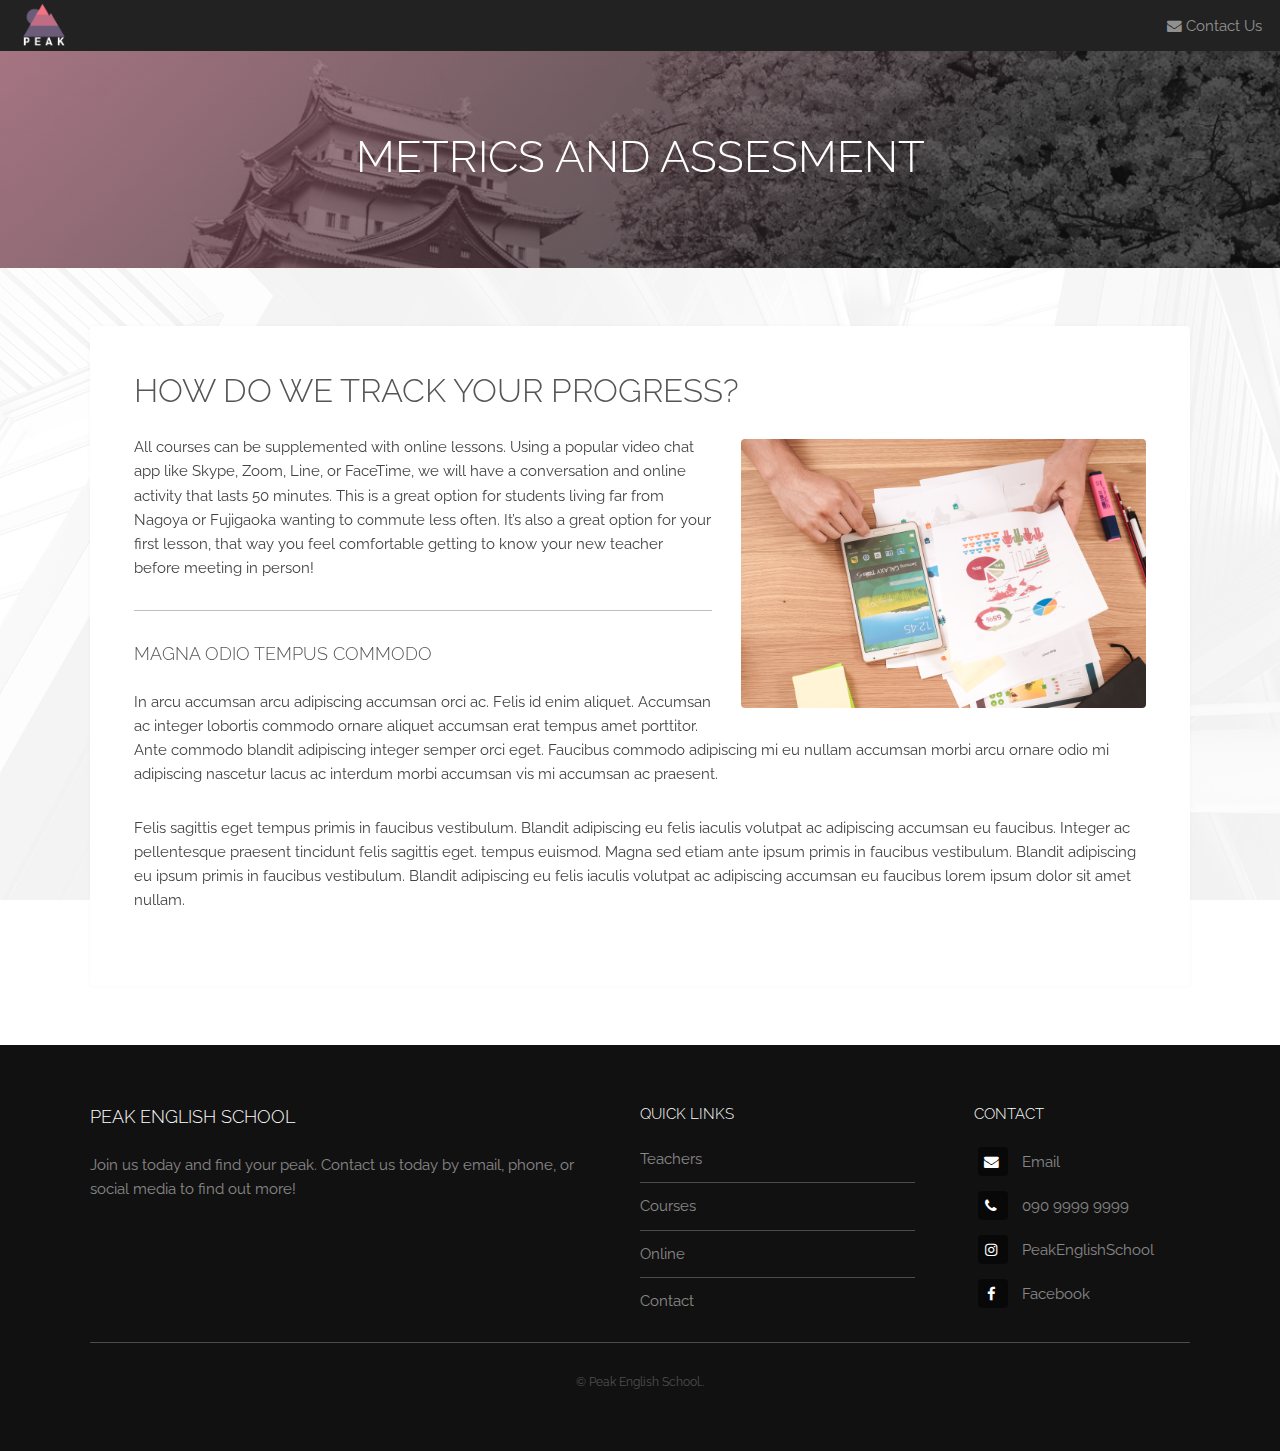
<file: metrics.html>
<!DOCTYPE HTML>
<!--
	Industrious by TEMPLATED
	templated.co @templatedco
	Released for free under the Creative Commons Attribution 3.0 license (templated.co/license)
-->
<html>
	<head>
		<title>Metrics - Peak English School</title>
		<meta charset="utf-8" />
		<meta name="viewport" content="width=device-width, initial-scale=1, user-scalable=no" />
		<meta name="description" content="" />
		<meta name="keywords" content="" />
		<link rel="stylesheet" href="assets/css/main.css" />
	</head>
	<body class="is-preload">

		<!-- Header -->
			<header id="header">
				<a class="logo" href="index.html"><img src="images/logo.png" height="100%" width="auto"></a><img></a>
				<nav>
					<a href="contact.html" class="icon fa-envelope">&nbsp;Contact Us</a>
				</nav>
			</header>

		<!-- Heading -->
			<div id="heading" >
				<h1>Metrics and Assesment</h1>
			</div>

		<!-- Main -->
			<section id="main" class="wrapper">
				<div class="inner">
					<div class="content">
						<header>
							<h2>How do we track your progress?</h2>
						</header>
						<image class="image right" src="images/data.jpg"></image>
						<p>All courses can be supplemented with online lessons.  Using a popular video chat app like Skype, Zoom, Line, or FaceTime, we will have a conversation and online activity that lasts 50 minutes.  This is a great option for students living far from Nagoya or Fujigaoka wanting to commute less often.  It’s also a great option for your first lesson, that way you feel comfortable getting to know your new teacher before meeting in person! </p>
						<p> </p>
						<hr />
						<h3>Magna odio tempus commodo</h3>
						<p>In arcu accumsan arcu adipiscing accumsan orci ac. Felis id enim aliquet. Accumsan ac integer lobortis commodo ornare aliquet accumsan erat tempus amet porttitor. Ante commodo blandit adipiscing integer semper orci eget. Faucibus commodo adipiscing mi eu nullam accumsan morbi arcu ornare odio mi adipiscing nascetur lacus ac interdum morbi accumsan vis mi accumsan ac praesent.</p>
						<p>Felis sagittis eget tempus primis in faucibus vestibulum. Blandit adipiscing eu felis iaculis volutpat ac adipiscing accumsan eu faucibus. Integer ac pellentesque praesent tincidunt felis sagittis eget. tempus euismod. Magna sed etiam ante ipsum primis in faucibus vestibulum. Blandit adipiscing eu ipsum primis in faucibus vestibulum. Blandit adipiscing eu felis iaculis volutpat ac adipiscing accumsan eu faucibus lorem ipsum dolor sit amet nullam.</p>
					</div>
				</div>
			</section>

		<!-- Footer -->
			<footer id="footer">
				<div class="inner">
					<div class="content">
						<section>
							<h3>Peak English School</h3>
							<p>Join us today and find your peak. Contact us today by email, phone, or social media to find out more!</p>
						</section>
						<section>
							<h4>Quick Links</h4>
							<ul class="alt">
								<li><a href="teachers.html">Teachers</a></li>
								<li><a href="courses.html">Courses</a></li>
								<li><a href="online.html">Online</a></li>
								<li><a href="contact.html">Contact</a></li>
							</ul>
						</section>
						<section>
							<h4>Contact</h4>
							<ul class="plain">
								<li><a href="mailto:peakenglishschool@gmail.com" target="_blank"><i class="icon fa-envelope">&nbsp;</i>Email</a></li>
								<li><i class="icon fa-phone">&nbsp;</i>090 9999 9999</li>
								<li><a href="https://www.instagram.com/peakenglishschool" target="_blank"><i class="icon fa-instagram">&nbsp;</i>PeakEnglishSchool</a></li>
								<li><a href="https://www.facebook.com/Peak-English-School-108256400850251" target="_blank"><i class="icon fa-facebook">&nbsp;</i>Facebook</a></li>
							</ul>
						</section>
					</div>
					<div class="copyright">
						&copy; Peak English School.</a>.
					</div>
				</div>
			</footer>


		<!-- Scripts -->
			<script src="assets/js/jquery.min.js"></script>
			<script src="assets/js/browser.min.js"></script>
			<script src="assets/js/breakpoints.min.js"></script>
			<script src="assets/js/util.js"></script>
			<script src="assets/js/main.js"></script>

	</body>
</html>
</file>
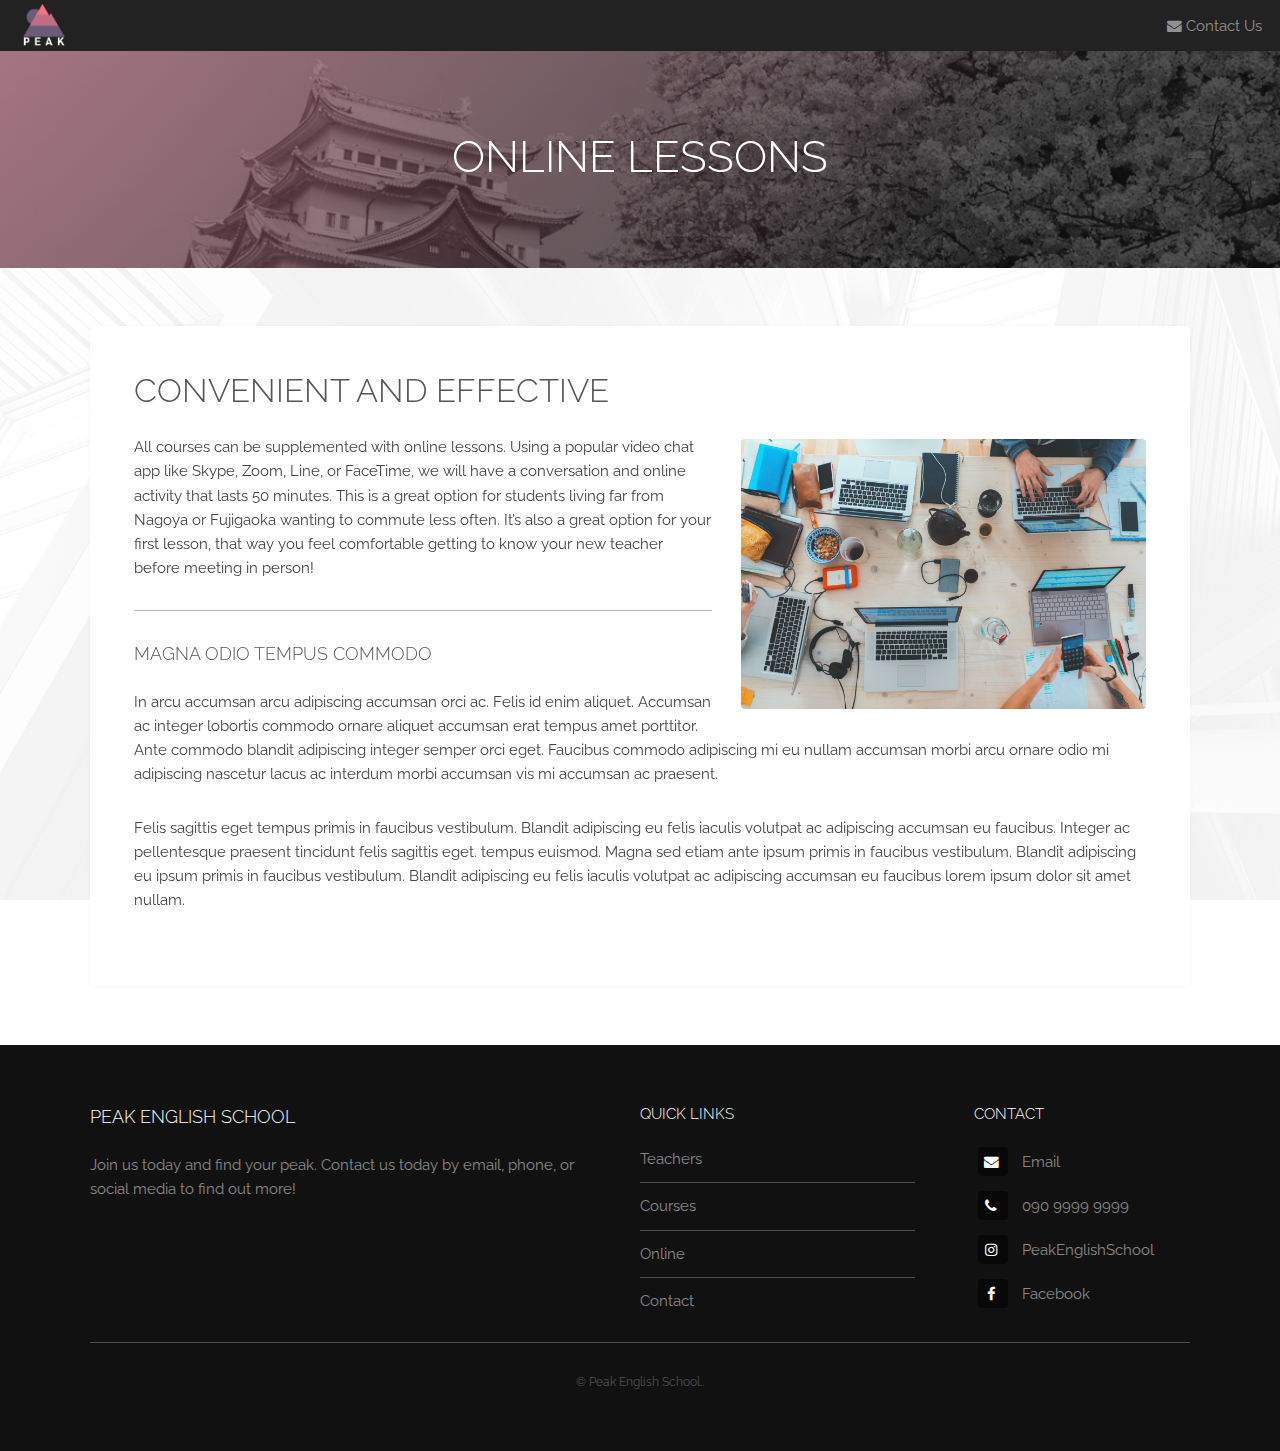
<file: online.html>
<!DOCTYPE HTML>
<!--
	Industrious by TEMPLATED
	templated.co @templatedco
	Released for free under the Creative Commons Attribution 3.0 license (templated.co/license)
-->
<html>
	<head>
		<title>Online - Peak English School</title>
		<meta charset="utf-8" />
		<meta name="viewport" content="width=device-width, initial-scale=1, user-scalable=no" />
		<meta name="description" content="" />
		<meta name="keywords" content="" />
		<link rel="stylesheet" href="assets/css/main.css" />
	</head>
	<body class="is-preload">

		<!-- Header -->
			<header id="header">
				<a class="logo" href="index.html"><img src="images/logo.png" height="100%" width="auto"></a><img></a>
				<nav>
					<a href="contact.html" class="icon fa-envelope">&nbsp;Contact Us</a>
				</nav>
			</header>

		<!-- Heading -->
			<div id="heading" >
				<h1>Online Lessons</h1>
			</div>

		<!-- Main -->
			<section id="main" class="wrapper">
				<div class="inner">
					<div class="content">
						<header>
							<h2>Convenient and Effective</h2>
						</header>
						<image class="image right" src="images/online.jpg"></image>
						<p>All courses can be supplemented with online lessons.  Using a popular video chat app like Skype, Zoom, Line, or FaceTime, we will have a conversation and online activity that lasts 50 minutes.  This is a great option for students living far from Nagoya or Fujigaoka wanting to commute less often.  It’s also a great option for your first lesson, that way you feel comfortable getting to know your new teacher before meeting in person! </p>
						<p> </p>
						<hr />
						<h3>Magna odio tempus commodo</h3>
						<p>In arcu accumsan arcu adipiscing accumsan orci ac. Felis id enim aliquet. Accumsan ac integer lobortis commodo ornare aliquet accumsan erat tempus amet porttitor. Ante commodo blandit adipiscing integer semper orci eget. Faucibus commodo adipiscing mi eu nullam accumsan morbi arcu ornare odio mi adipiscing nascetur lacus ac interdum morbi accumsan vis mi accumsan ac praesent.</p>
						<p>Felis sagittis eget tempus primis in faucibus vestibulum. Blandit adipiscing eu felis iaculis volutpat ac adipiscing accumsan eu faucibus. Integer ac pellentesque praesent tincidunt felis sagittis eget. tempus euismod. Magna sed etiam ante ipsum primis in faucibus vestibulum. Blandit adipiscing eu ipsum primis in faucibus vestibulum. Blandit adipiscing eu felis iaculis volutpat ac adipiscing accumsan eu faucibus lorem ipsum dolor sit amet nullam.</p>
					</div>
				</div>
			</section>

		<!-- Footer -->
			<footer id="footer">
				<div class="inner">
					<div class="content">
						<section>
							<h3>Peak English School</h3>
							<p>Join us today and find your peak. Contact us today by email, phone, or social media to find out more!</p>
						</section>
						<section>
							<h4>Quick Links</h4>
							<ul class="alt">
								<li><a href="teachers.html">Teachers</a></li>
								<li><a href="courses.html">Courses</a></li>
								<li><a href="online.html">Online</a></li>
								<li><a href="contact.html">Contact</a></li>
							</ul>
						</section>
						<section>
							<h4>Contact</h4>
							<ul class="plain">
								<li><a href="mailto:peakenglishschool@gmail.com" target="_blank"><i class="icon fa-envelope">&nbsp;</i>Email</a></li>
								<li><i class="icon fa-phone">&nbsp;</i>090 9999 9999</li>
								<li><a href="https://www.instagram.com/peakenglishschool" target="_blank"><i class="icon fa-instagram">&nbsp;</i>PeakEnglishSchool</a></li>
								<li><a href="https://www.facebook.com/Peak-English-School-108256400850251" target="_blank"><i class="icon fa-facebook">&nbsp;</i>Facebook</a></li>
							</ul>
						</section>
					</div>
					<div class="copyright">
						&copy; Peak English School.</a>.
					</div>
				</div>
			</footer>

		<!-- Scripts -->
			<script src="assets/js/jquery.min.js"></script>
			<script src="assets/js/browser.min.js"></script>
			<script src="assets/js/breakpoints.min.js"></script>
			<script src="assets/js/util.js"></script>
			<script src="assets/js/main.js"></script>

	</body>
</html>
</file>
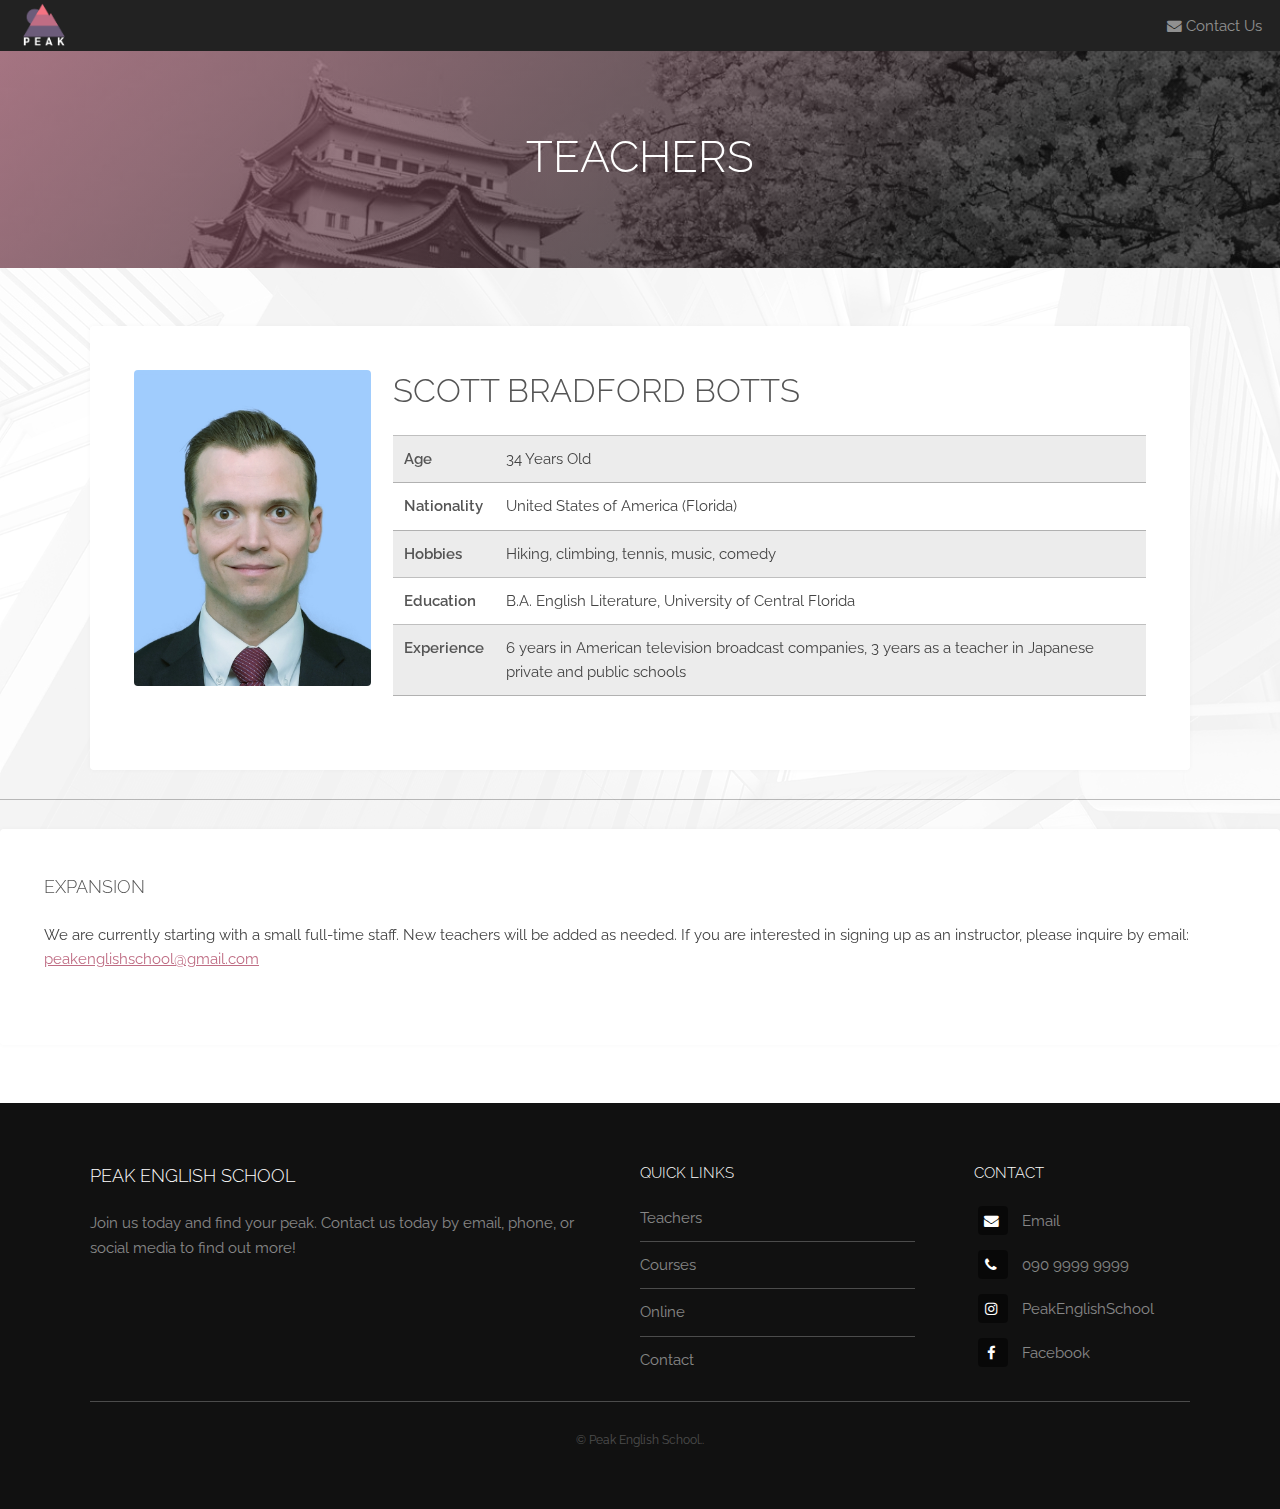
<file: teachers.html>
<!DOCTYPE HTML>
<!--
	Industrious by TEMPLATED
	templated.co @templatedco
	Released for free under the Creative Commons Attribution 3.0 license (templated.co/license)
-->
<html>
	<head>
		<title>Teachers - Peak English School</title>
		<meta charset="utf-8" />
		<meta name="viewport" content="width=device-width, initial-scale=1, user-scalable=no" />
		<meta name="description" content="" />
		<meta name="keywords" content="" />
		<link rel="stylesheet" href="assets/css/main.css" />
	</head>
	<body class="is-preload">

		<!-- Header -->
			<header id="header">
				<a class="logo" href="index.html"><img src="images/logo.png" height="100%" width="auto"></a><img></a>
				<nav>
					<a href="contact.html" class="icon fa-envelope">&nbsp;Contact Us</a>
				</nav>
			</header>

		<!-- Heading -->
			<div id="heading" >
				<h1>Teachers</h1>
			</div>

		<!-- Main -->
			<section id="main" class="wrapper">
				<div class="inner">
					<div class="content">

						<header>
							
						</header>
						
						
						<div class="row">
							<div class="col-3 col-6-medium">
								<img class="image" src="images/idphoto.jpg" height="auto" width="100%"></img>
							</div>
							<div class="col-9 col-6-medium">
								
								<h2>Scott Bradford Botts</h2>
									<div class="table-wrapper">
										<table>
											<tbody>
												<tr>
													<td><b>Age</b></td>
													<td>34 Years Old</td>
												</tr>
												<tr>
													<td><b>Nationality</b></td>
													<td>United States of America (Florida)</td>
												</tr>
												<tr>
													<td><b>Hobbies</b></td>
													<td>Hiking, climbing, tennis, music, comedy</td>
												</tr>
												<tr>
													<td><b>Education</b></td>
													<td>B.A. English Literature, University of Central Florida</td>
												</tr>
												<tr>
													<td><b>Experience</b></td>
													<td>6 years in American television broadcast companies, 3 years as a teacher in Japanese private and public schools</td>
												</tr>
											</tbody>
										</table>
									</div>
							</div>
						</div>
						</div>
					</div>
						
						
 </p>
						<hr />
					<div class="content">
						<h3>Expansion</h3>
						<p>We are currently starting with a small full-time staff. New teachers will be added as needed.  If you are interested in signing up as an instructor, please inquire by email: <a href="#">peakenglishschool@gmail.com</a></p>
					</div>
				</div>
			</section>

		<!-- Footer -->
			<footer id="footer">
				<div class="inner">
					<div class="content">
						<section>
							<h3>Peak English School</h3>
							<p>Join us today and find your peak. Contact us today by email, phone, or social media to find out more!</p>
						</section>
						<section>
							<h4>Quick Links</h4>
							<ul class="alt">
								<li><a href="teachers.html">Teachers</a></li>
								<li><a href="courses.html">Courses</a></li>
								<li><a href="online.html">Online</a></li>
								<li><a href="contact.html">Contact</a></li>
							</ul>
						</section>
						<section>
							<h4>Contact</h4>
							<ul class="plain">
								<li><a href="mailto:peakenglishschool@gmail.com" target="_blank"><i class="icon fa-envelope">&nbsp;</i>Email</a></li>
								<li><i class="icon fa-phone">&nbsp;</i>090 9999 9999</li>
								<li><a href="https://www.instagram.com/peakenglishschool" target="_blank"><i class="icon fa-instagram">&nbsp;</i>PeakEnglishSchool</a></li>
								<li><a href="https://www.facebook.com/Peak-English-School-108256400850251" target="_blank"><i class="icon fa-facebook">&nbsp;</i>Facebook</a></li>
							</ul>
						</section>
					</div>
					<div class="copyright">
						&copy; Peak English School.</a>.
					</div>
				</div>
			</footer>


		<!-- Scripts -->
			<script src="assets/js/jquery.min.js"></script>
			<script src="assets/js/browser.min.js"></script>
			<script src="assets/js/breakpoints.min.js"></script>
			<script src="assets/js/util.js"></script>
			<script src="assets/js/main.js"></script>

	</body>
</html>
</file>
<file: assets/css/main.css>
@import url(font-awesome.min.css);
@import url("https://fonts.googleapis.com/css?family=Raleway:200,300,400,500,600");
/*
	Industrious by TEMPLATED
	templated.co @templatedco
	Released for free under the Creative Commons Attribution 3.0 license (templated.co/license)
*/
/* Basic */
@-ms-viewport {
  width: device-width; }
body {
  -ms-overflow-style: scrollbar; }

@media screen and (max-width: 480px) {
  html, body {
    min-width: 320px; } }
html {
  box-sizing: border-box; }

*, *:before, *:after {
  box-sizing: inherit; }

body {
  background: #ffffff; }
  body.is-preload *, body.is-preload *:before, body.is-preload *:after {
    -moz-animation: none !important;
    -webkit-animation: none !important;
    -ms-animation: none !important;
    animation: none !important;
    -moz-transition: none !important;
    -webkit-transition: none !important;
    -ms-transition: none !important;
    transition: none !important; }

html, body, div, span, applet, object,
iframe, h1, h2, h3, h4, h5, h6, p, blockquote,
pre, a, abbr, acronym, address, big, cite,
code, del, dfn, em, img, ins, kbd, q, s, samp,
small, strike, strong, sub, sup, tt, var, b,
u, i, center, dl, dt, dd, ol, ul, li, fieldset,
form, label, legend, table, caption, tbody,
tfoot, thead, tr, th, td, article, aside,
canvas, details, embed, figure, figcaption,
footer, header, hgroup, menu, nav, output, ruby,
section, summary, time, mark, audio, video {
  margin: 0;
  padding: 0;
  border: 0;
  font-size: 100%;
  font: inherit;
  vertical-align: baseline; }

article, aside, details, figcaption, figure,
footer, header, hgroup, menu, nav, section {
  display: block; }

body {
  line-height: 1; }

ol, ul {
  list-style: none; }

blockquote, q {
  quotes: none; }
  blockquote:before, blockquote:after, q:before, q:after {
    content: '';
    content: none; }

table {
  border-collapse: collapse;
  border-spacing: 0; }

body {
  -webkit-text-size-adjust: none; }

mark {
  background-color: transparent;
  color: inherit; }

input::-moz-focus-inner {
  border: 0;
  padding: 0; }

input, select, textarea {
  -moz-appearance: none;
  -webkit-appearance: none;
  -ms-appearance: none;
  appearance: none; }

/* Typography */
html {
  font-size: 13pt; }
  @media screen and (max-width: 1680px) {
    html {
      font-size: 11pt; } }
  @media screen and (max-width: 980px) {
    html {
      font-size: 12pt; } }
  @media screen and (max-width: 480px) {
    html {
      font-size: 11pt; } }

body {
  background-color: #ffffff;
  color: #444444; }

body, input, select, textarea {
  font-family: "Raleway", Arial, Helvetica, sans-serif;
  font-weight: 400;
  font-size: 1rem;
  line-height: 1.65; }

a {
  -moz-transition: color 0.2s ease-in-out;
  -webkit-transition: color 0.2s ease-in-out;
  -ms-transition: color 0.2s ease-in-out;
  transition: color 0.2s ease-in-out;
  text-decoration: underline; }
  a:hover {
    text-decoration: none; }

strong, b {
  font-weight: 600; }

em, i {
  font-style: italic; }

p {
  margin: 0 0 2rem 0; }

header.special {
  text-align: center;
  margin-bottom: 4rem; }
  header.special p {
    max-width: 75%;
    margin-left: auto;
    margin-right: auto; }

h1, h2, h3, h4, h5, h6 {
  font-weight: 300;
  line-height: 1.5;
  text-transform: uppercase;
  margin: 0 0 1.5rem 0; }
  h1 a, h2 a, h3 a, h4 a, h5 a, h6 a {
    color: inherit;
    text-decoration: none; }

h1 {
  font-size: 3rem;
  line-height: 1.2; }

h2 {
  font-size: 2.25rem;
  line-height: 1.3; }

h3 {
  font-size: 1.25rem; }

h4 {
  font-size: 1rem; }

h5 {
  font-size: 0.9rem; }

h6 {
  font-size: 0.7rem; }

@media screen and (max-width: 736px) {
  h1 {
    font-size: 2.75rem;
    line-height: 1.3; }

  h2 {
    font-size: 1.75rem;
    line-height: 1.5; }

  h3 {
    font-size: 1.25rem; } }
sub {
  font-size: 0.8rem;
  position: relative;
  top: 0.5rem; }

sup {
  font-size: 0.8rem;
  position: relative;
  top: -0.5rem; }

blockquote {
  border-left: solid 0.5rem;
  font-style: italic;
  margin: 0 0 2rem 0;
  padding: 1rem 0 1rem 2rem; }

code {
  border-radius: 4px;
  border: solid 1px;
  font-family: "Courier New", monospace;
  font-size: 0.9rem;
  margin: 0 0.25rem;
  padding: 0.25rem 0.65rem; }

pre {
  -webkit-overflow-scrolling: touch;
  font-family: "Courier New", monospace;
  font-size: 0.9rem;
  margin: 0 0 2rem 0; }
  pre code {
    display: block;
    line-height: 1.75;
    padding: 1rem 1.5rem;
    overflow-x: auto; }

hr {
  border: 0;
  border-bottom: solid 1px;
  margin: 2rem 0; }
  hr.major {
    margin: 4rem 0; }

input, select, textarea {
  color: #555555; }

a {
  color: #BF6D84; }

strong, b {
  color: #555555; }

h1, h2, h3, h4, h5, h6 {
  color: #555555; }

blockquote {
  border-left-color: rgba(0, 0, 0, 0.25); }

code {
  background: rgba(0, 0, 0, 0.075);
  border-color: rgba(0, 0, 0, 0.25); }

hr {
  border-bottom-color: rgba(0, 0, 0, 0.25); }

/* Inner */
.inner {
  margin: 0 auto;
  width: 75rem;
  max-width: calc(100% - 6rem); }
  @media screen and (max-width: 480px) {
    .inner {
      max-width: calc(100% - 3rem); } }

/* Button */
input[type="submit"],
input[type="reset"],
input[type="button"],
button,
.button {
  -moz-appearance: none;
  -webkit-appearance: none;
  -ms-appearance: none;
  appearance: none;
  -moz-transition: background-color 0.2s ease-in-out, box-shadow 0.2s ease-in-out, color 0.2s ease-in-out;
  -webkit-transition: background-color 0.2s ease-in-out, box-shadow 0.2s ease-in-out, color 0.2s ease-in-out;
  -ms-transition: background-color 0.2s ease-in-out, box-shadow 0.2s ease-in-out, color 0.2s ease-in-out;
  transition: background-color 0.2s ease-in-out, box-shadow 0.2s ease-in-out, color 0.2s ease-in-out;
  border: 0;
  border-radius: 4px;
  cursor: pointer;
  display: inline-block;
  font-weight: 600;
  height: 3.25rem;
  line-height: 3.25rem;
  padding: 0 1.75rem;
  text-align: center;
  text-decoration: none;
  white-space: nowrap; }
  input[type="submit"].small,
  input[type="reset"].small,
  input[type="button"].small,
  button.small,
  .button.small {
    font-size: 0.8rem;
    height: 2.4375rem;
    line-height: 2.4375rem;
    padding: 0 1.25rem; }
  input[type="submit"].large,
  input[type="reset"].large,
  input[type="button"].large,
  button.large,
  .button.large {
    font-size: 1.35rem;
    height: 4.0625rem;
    line-height: 4.0625rem;
    padding: 0 2rem; }
  input[type="submit"].wide,
  input[type="reset"].wide,
  input[type="button"].wide,
  button.wide,
  .button.wide {
    min-width: 13rem; }
  input[type="submit"].icon:before,
  input[type="reset"].icon:before,
  input[type="button"].icon:before,
  button.icon:before,
  .button.icon:before {
    margin-right: 0.5rem; }
  input[type="submit"].fit,
  input[type="reset"].fit,
  input[type="button"].fit,
  button.fit,
  .button.fit {
    width: 100%; }
  input[type="submit"].disabled, input[type="submit"]:disabled,
  input[type="reset"].disabled,
  input[type="reset"]:disabled,
  input[type="button"].disabled,
  input[type="button"]:disabled,
  button.disabled,
  button:disabled,
  .button.disabled,
  .button:disabled {
    pointer-events: none;
    opacity: 0.25; }

input[type="submit"],
input[type="reset"],
input[type="button"],
button,
.button {
  background-color: transparent;
  box-shadow: inset 0 0 0 1px #555555;
  color: #555555 !important; }
  input[type="submit"]:hover,
  input[type="reset"]:hover,
  input[type="button"]:hover,
  button:hover,
  .button:hover {
    box-shadow: inset 0 0 0 1px #BF6D84;
    color: #BF6D84 !important; }
    input[type="submit"]:hover:active,
    input[type="reset"]:hover:active,
    input[type="button"]:hover:active,
    button:hover:active,
    .button:hover:active {
      background-color: rgba(206, 27, 40, 0.25); }
  input[type="submit"].primary,
  input[type="reset"].primary,
  input[type="button"].primary,
  button.primary,
  .button.primary {
    box-shadow: none;
    background-color: #BF6D84;
    color: #ffffff !important; }
    input[type="submit"].primary:hover,
    input[type="reset"].primary:hover,
    input[type="button"].primary:hover,
    button.primary:hover,
    .button.primary:hover {
      background-color: #e2212f;
      box-shadow: none; }
      input[type="submit"].primary:hover:active,
      input[type="reset"].primary:hover:active,
      input[type="button"].primary:hover:active,
      button.primary:hover:active,
      .button.primary:hover:active {
        background-color: #b71824; }

/* Form */
form {
  margin: 0 0 2rem 0; }

input[type="text"],
input[type="password"],
input[type="email"],
input[type="tel"],
input[type="search"],
input[type="url"],
select,
textarea {
  -moz-appearance: none;
  -webkit-appearance: none;
  -ms-appearance: none;
  appearance: none;
  border-radius: 4px;
  border: none;
  border: solid 1px;
  color: inherit;
  display: block;
  outline: 0;
  padding: 0 1rem;
  text-decoration: none;
  width: 100%; }
  input[type="text"]:invalid,
  input[type="password"]:invalid,
  input[type="email"]:invalid,
  input[type="tel"]:invalid,
  input[type="search"]:invalid,
  input[type="url"]:invalid,
  select:invalid,
  textarea:invalid {
    box-shadow: none; }

label {
  display: block;
  font-size: 1rem;
  font-weight: 600;
  margin: 0 0 1rem 0; }

input[type="text"],
input[type="password"],
input[type="email"],
input[type="tel"],
input[type="search"],
input[type="url"] {
  height: 3.25rem; }

select {
  background-size: 1.25rem;
  background-repeat: no-repeat;
  background-position: calc(100% - 1rem) center;
  height: 3.25rem;
  padding-right: 3.25rem;
  text-overflow: ellipsis; }
  select:focus::-ms-value {
    background-color: transparent; }
  select::-ms-expand {
    display: none; }

textarea {
  padding: 0.75rem 1rem; }

input[type="checkbox"],
input[type="radio"] {
  -moz-appearance: none;
  -webkit-appearance: none;
  -ms-appearance: none;
  appearance: none;
  display: block;
  float: left;
  margin-right: -2rem;
  opacity: 0;
  width: 1rem;
  z-index: -1; }
  input[type="checkbox"] + label,
  input[type="radio"] + label {
    text-decoration: none;
    cursor: pointer;
    display: inline-block;
    font-size: 1rem;
    font-weight: 400;
    padding-left: 2.825rem;
    padding-right: 0.875rem;
    position: relative; }
    input[type="checkbox"] + label:before,
    input[type="radio"] + label:before {
      -moz-osx-font-smoothing: grayscale;
      -webkit-font-smoothing: antialiased;
      font-family: FontAwesome;
      font-style: normal;
      font-weight: normal;
      text-transform: none !important; }
    input[type="checkbox"] + label:before,
    input[type="radio"] + label:before {
      border-radius: 4px;
      border: solid 1px;
      content: '';
      display: inline-block;
      height: 1.95rem;
      left: 0;
      line-height: 1.86875rem;
      position: absolute;
      text-align: center;
      top: -0.1625rem;
      width: 1.95rem; }
  input[type="checkbox"]:checked + label:before,
  input[type="radio"]:checked + label:before {
    content: '\f00c'; }

input[type="checkbox"] + label:before {
  border-radius: 4px; }

input[type="radio"] + label:before {
  border-radius: 100%; }

::-webkit-input-placeholder {
  opacity: 1.0; }

:-moz-placeholder {
  opacity: 1.0; }

::-moz-placeholder {
  opacity: 1.0; }

:-ms-input-placeholder {
  opacity: 1.0; }

label {
  color: #555555; }

input[type="text"],
input[type="password"],
input[type="email"],
input[type="tel"],
input[type="search"],
input[type="url"],
select,
textarea {
  background-color: rgba(0, 0, 0, 0.075);
  border-color: rgba(0, 0, 0, 0.25); }
  input[type="text"]:focus,
  input[type="password"]:focus,
  input[type="email"]:focus,
  input[type="tel"]:focus,
  input[type="search"]:focus,
  input[type="url"]:focus,
  select:focus,
  textarea:focus {
    border-color: #BF6D84;
    box-shadow: 0 0 0 1px #BF6D84; }

select {
  background-image: url("data:image/svg+xml;charset=utf8,%3Csvg xmlns='http://www.w3.org/2000/svg' width='40' height='40' preserveAspectRatio='none' viewBox='0 0 40 40'%3E%3Cpath d='M9.4,12.3l10.4,10.4l10.4-10.4c0.2-0.2,0.5-0.4,0.9-0.4c0.3,0,0.6,0.1,0.9,0.4l3.3,3.3c0.2,0.2,0.4,0.5,0.4,0.9 c0,0.4-0.1,0.6-0.4,0.9L20.7,31.9c-0.2,0.2-0.5,0.4-0.9,0.4c-0.3,0-0.6-0.1-0.9-0.4L4.3,17.3c-0.2-0.2-0.4-0.5-0.4-0.9 c0-0.4,0.1-0.6,0.4-0.9l3.3-3.3c0.2-0.2,0.5-0.4,0.9-0.4S9.1,12.1,9.4,12.3z' fill='rgba(0, 0, 0, 0.25)' /%3E%3C/svg%3E"); }
  select option {
    color: #444444;
    background-color: #ffffff; }

input[type="checkbox"] + label,
input[type="radio"] + label {
  color: #444444; }
  input[type="checkbox"] + label:before,
  input[type="radio"] + label:before {
    background: rgba(0, 0, 0, 0.075);
    border-color: rgba(0, 0, 0, 0.25); }
input[type="checkbox"]:checked + label:before,
input[type="radio"]:checked + label:before {
  background-color: #BF6D84;
  border-color: #BF6D84;
  color: #ffffff; }
input[type="checkbox"]:focus + label:before,
input[type="radio"]:focus + label:before {
  border-color: #BF6D84;
  box-shadow: 0 0 0 1px #BF6D84; }

::-webkit-input-placeholder {
  color: #bbbbbb !important; }

:-moz-placeholder {
  color: #bbbbbb !important; }

::-moz-placeholder {
  color: #bbbbbb !important; }

:-ms-input-placeholder {
  color: #bbbbbb !important; }

/* List */
ol {
  list-style: decimal;
  margin: 0 0 2rem 0;
  padding-left: 1.25rem; }
  ol li {
    padding-left: 0.25rem; }

ul {
  list-style: disc;
  margin: 0 0 2rem 0;
  padding-left: 1rem; }
  ul li {
    padding-left: 0.325rem; }
  ul.plain {
    list-style: none;
    padding-left: 0; }
    ul.plain li {
      margin-bottom: 1rem; }
      ul.plain li .icon {
        border-radius: 4px;
        color: #ffffff;
        display: inline-block;
        margin-right: 1rem;
        text-align: center;
        width: 2rem;
        height: 2rem;
        line-height: 2rem;
        background: rgba(0, 0, 0, 0.5); }
  ul.alt {
    list-style: none;
    padding-left: 0; }
    ul.alt li {
      border-top: solid 1px;
      padding: 0.75rem 0; }
      ul.alt li:first-child {
        border-top: 0;
        padding-top: 0; }
      ul.alt li:last-child {
        padding-bottom: 0; }

dl {
  margin: 0 0 2rem 0; }
  dl dt {
    display: block;
    font-weight: 600;
    margin: 0 0 1rem 0; }
  dl dd {
    margin-left: 1.5rem; }

ul.alt li {
  border-top-color: rgba(0, 0, 0, 0.25); }

/* Table */
.table-wrapper {
  -webkit-overflow-scrolling: touch;
  overflow-x: auto; }

table {
  margin: 0 0 2rem 0;
  width: 100%; }
  table tbody tr {
    border: solid 1px;
    border-left: 0;
    border-right: 0; }
  table td {
    padding: 0.75rem 0.75rem; }
  table th {
    font-size: 0.9rem;
    font-weight: 600;
    padding: 0 0.75rem 0.75rem 0.75rem;
    text-align: left; }
  table thead {
    border-bottom: solid 2px; }
  table tfoot {
    border-top: solid 2px; }
  table.alt {
    border-collapse: separate; }
    table.alt tbody tr td {
      border: solid 1px;
      border-left-width: 0;
      border-top-width: 0; }
      table.alt tbody tr td:first-child {
        border-left-width: 1px; }
    table.alt tbody tr:first-child td {
      border-top-width: 1px; }
    table.alt thead {
      border-bottom: 0; }
    table.alt tfoot {
      border-top: 0; }

table tbody tr {
  border-color: rgba(0, 0, 0, 0.25); }
  table tbody tr:nth-child(2n + 1) {
    background-color: rgba(0, 0, 0, 0.075); }
table th {
  color: #555555; }
table thead {
  border-bottom-color: rgba(0, 0, 0, 0.25); }
table tfoot {
  border-top-color: rgba(0, 0, 0, 0.25); }
table.alt tbody tr td {
  border-color: rgba(0, 0, 0, 0.25); }

/* Highlights */
.highlights {
  width: 100%;
  margin: 2.5rem 0;
  display: -moz-flex;
  display: -webkit-flex;
  display: -ms-flex;
  display: flex;
  -moz-flex-wrap: wrap;
  -webkit-flex-wrap: wrap;
  -ms-flex-wrap: wrap;
  flex-wrap: wrap;
  -moz-align-items: -moz-stretch;
  -webkit-align-items: -webkit-stretch;
  -ms-align-items: -ms-stretch;
  align-items: stretch; }
  .highlights > * {
    -moz-flex-shrink: 1;
    -webkit-flex-shrink: 1;
    -ms-flex-shrink: 1;
    flex-shrink: 1;
    -moz-flex-grow: 0;
    -webkit-flex-grow: 0;
    -ms-flex-grow: 0;
    flex-grow: 0; }
  .highlights > * {
    width: 33.3333333333%; }
  .highlights > * {
    padding: 1.5rem;
    width: calc(33.3333333333% + 1rem); }
  .highlights > :nth-child(-n + 3) {
    padding-top: 0; }
  .highlights > :nth-last-child(-n + 3) {
    padding-bottom: 0; }
  .highlights > :nth-child(3n + 1) {
    padding-left: 0; }
  .highlights > :nth-child(3n) {
    padding-right: 0; }
  .highlights > :nth-child(3n + 1),
  .highlights > :nth-child(3n) {
    width: calc(33.3333333333% + -0.5rem); }
  .highlights .content {
    border-radius: 4px;
    height: 100%;
    padding: 3rem;
    text-align: center; }
    .highlights .content .icon {
      font-size: 5rem; }
  .highlights > div > :last-child {
    margin-bottom: 0; }
  @media screen and (max-width: 980px) {
    .highlights > * {
      width: 50%; }
    .highlights > * {
      padding: 1rem;
      width: calc(33.3333333333% + 0.6666666667rem); }
    .highlights > :nth-child(-n + 3) {
      padding-top: 1rem; }
    .highlights > :nth-last-child(-n + 3) {
      padding-bottom: 1rem; }
    .highlights > :nth-child(3n + 1) {
      padding-left: 1rem; }
    .highlights > :nth-child(3n) {
      padding-right: 1rem; }
    .highlights > :nth-child(3n + 1),
    .highlights > :nth-child(3n) {
      padding: 1rem;
      width: calc(50% + 1rem); }
    .highlights > * {
      padding: 1rem;
      width: calc(50% + 1rem); }
    .highlights > :nth-child(-n + 2) {
      padding-top: 0; }
    .highlights > :nth-last-child(-n + 2) {
      padding-bottom: 0; }
    .highlights > :nth-child(2n + 1) {
      padding-left: 0; }
    .highlights > :nth-child(2n) {
      padding-right: 0; }
    .highlights > :nth-child(2n + 1),
    .highlights > :nth-child(2n) {
      width: calc(50% + 0rem); }
    .highlights .content {
      padding: 2rem; } }
  @media screen and (max-width: 736px) {
    .highlights > * {
      width: 100%; }
    .highlights > * {
      padding: 1rem;
      width: calc(33.3333333333% + 0.6666666667rem); }
    .highlights > :nth-child(-n + 3) {
      padding-top: 1rem; }
    .highlights > :nth-last-child(-n + 3) {
      padding-bottom: 1rem; }
    .highlights > :nth-child(3n + 1) {
      padding-left: 1rem; }
    .highlights > :nth-child(3n) {
      padding-right: 1rem; }
    .highlights > :nth-child(3n + 1),
    .highlights > :nth-child(3n) {
      padding: 1rem;
      width: calc(100% + 2rem); }
    .highlights > * {
      padding: 1rem;
      width: calc(50% + 1rem); }
    .highlights > :nth-child(-n + 2) {
      padding-top: 1rem; }
    .highlights > :nth-last-child(-n + 2) {
      padding-bottom: 1rem; }
    .highlights > :nth-child(2n + 1) {
      padding-left: 1rem; }
    .highlights > :nth-child(2n) {
      padding-right: 1rem; }
    .highlights > :nth-child(2n + 1),
    .highlights > :nth-child(2n) {
      padding: 1rem;
      width: calc(100% + 2rem); }
    .highlights > * {
      padding: 1rem;
      width: calc(100% + 2rem); }
    .highlights > :nth-child(-n + 1) {
      padding-top: 0; }
    .highlights > :nth-last-child(-n + 1) {
      padding-bottom: 0; }
    .highlights > :nth-child(1n + 1) {
      padding-left: 0; }
    .highlights > :nth-child(1n) {
      padding-right: 0; }
    .highlights > :nth-child(1n + 1),
    .highlights > :nth-child(1n) {
      width: calc(100% + 1rem); } }

.highlights .content {
  background: #ffffff;
  box-shadow: 0px 0px 4px 1px rgba(0, 0, 0, 0.025); }

/* Testimonials */
.testimonials {
  margin: 2.5rem 0;
  width: 100%;
  display: -moz-flex;
  display: -webkit-flex;
  display: -ms-flex;
  display: flex;
  -moz-flex-wrap: wrap;
  -webkit-flex-wrap: wrap;
  -ms-flex-wrap: wrap;
  flex-wrap: wrap;
  -moz-align-items: -moz-stretch;
  -webkit-align-items: -webkit-stretch;
  -ms-align-items: -ms-stretch;
  align-items: stretch; }
  .testimonials > * {
    -moz-flex-shrink: 1;
    -webkit-flex-shrink: 1;
    -ms-flex-shrink: 1;
    flex-shrink: 1;
    -moz-flex-grow: 0;
    -webkit-flex-grow: 0;
    -ms-flex-grow: 0;
    flex-grow: 0; }
  .testimonials > * {
    width: 33.3333333333%; }
  .testimonials > * {
    padding: 1.5rem;
    width: calc(33.3333333333% + 1rem); }
  .testimonials > :nth-child(-n + 3) {
    padding-top: 0; }
  .testimonials > :nth-last-child(-n + 3) {
    padding-bottom: 0; }
  .testimonials > :nth-child(3n + 1) {
    padding-left: 0; }
  .testimonials > :nth-child(3n) {
    padding-right: 0; }
  .testimonials > :nth-child(3n + 1),
  .testimonials > :nth-child(3n) {
    width: calc(33.3333333333% + -0.5rem); }
  .testimonials .content {
    border-radius: 4px;
    height: 100%;
    padding: 3rem; }
    .testimonials .content .author {
      display: -moz-flex;
      display: -webkit-flex;
      display: -ms-flex;
      display: flex;
      -moz-align-items: center;
      -webkit-align-items: center;
      -ms-align-items: center;
      align-items: center; }
      .testimonials .content .author blockquote {
        margin: 0; }
      .testimonials .content .author .image {
        margin-right: 2rem;
        width: 20%; }
        .testimonials .content .author .image img {
          border-radius: 100%;
          max-width: 100%; }
    .testimonials .content .credit {
      font-size: 0.75rem; }
    .testimonials .content p:last-child {
      margin: 0; }
  .testimonials > div > :last-child {
    margin-bottom: 0; }
  @media screen and (max-width: 980px) {
    .testimonials > * {
      width: 50%; }
    .testimonials > * {
      padding: 1rem;
      width: calc(33.3333333333% + 0.6666666667rem); }
    .testimonials > :nth-child(-n + 3) {
      padding-top: 1rem; }
    .testimonials > :nth-last-child(-n + 3) {
      padding-bottom: 1rem; }
    .testimonials > :nth-child(3n + 1) {
      padding-left: 1rem; }
    .testimonials > :nth-child(3n) {
      padding-right: 1rem; }
    .testimonials > :nth-child(3n + 1),
    .testimonials > :nth-child(3n) {
      padding: 1rem;
      width: calc(50% + 1rem); }
    .testimonials > * {
      padding: 1rem;
      width: calc(50% + 1rem); }
    .testimonials > :nth-child(-n + 2) {
      padding-top: 0; }
    .testimonials > :nth-last-child(-n + 2) {
      padding-bottom: 0; }
    .testimonials > :nth-child(2n + 1) {
      padding-left: 0; }
    .testimonials > :nth-child(2n) {
      padding-right: 0; }
    .testimonials > :nth-child(2n + 1),
    .testimonials > :nth-child(2n) {
      width: calc(50% + 0rem); }
    .testimonials .content {
      padding: 2rem; } }
  @media screen and (max-width: 736px) {
    .testimonials > * {
      width: 100%; }
    .testimonials > * {
      padding: 1rem;
      width: calc(33.3333333333% + 0.6666666667rem); }
    .testimonials > :nth-child(-n + 3) {
      padding-top: 1rem; }
    .testimonials > :nth-last-child(-n + 3) {
      padding-bottom: 1rem; }
    .testimonials > :nth-child(3n + 1) {
      padding-left: 1rem; }
    .testimonials > :nth-child(3n) {
      padding-right: 1rem; }
    .testimonials > :nth-child(3n + 1),
    .testimonials > :nth-child(3n) {
      padding: 1rem;
      width: calc(100% + 2rem); }
    .testimonials > * {
      padding: 1rem;
      width: calc(50% + 1rem); }
    .testimonials > :nth-child(-n + 2) {
      padding-top: 1rem; }
    .testimonials > :nth-last-child(-n + 2) {
      padding-bottom: 1rem; }
    .testimonials > :nth-child(2n + 1) {
      padding-left: 1rem; }
    .testimonials > :nth-child(2n) {
      padding-right: 1rem; }
    .testimonials > :nth-child(2n + 1),
    .testimonials > :nth-child(2n) {
      padding: 1rem;
      width: calc(100% + 2rem); }
    .testimonials > * {
      padding: 1rem;
      width: calc(100% + 2rem); }
    .testimonials > :nth-child(-n + 1) {
      padding-top: 0; }
    .testimonials > :nth-last-child(-n + 1) {
      padding-bottom: 0; }
    .testimonials > :nth-child(1n + 1) {
      padding-left: 0; }
    .testimonials > :nth-child(1n) {
      padding-right: 0; }
    .testimonials > :nth-child(1n + 1),
    .testimonials > :nth-child(1n) {
      width: calc(100% + 1rem); } }

.testimonials .content {
  background: #ffffff;
  box-shadow: 0px 0px 4px 1px rgba(0, 0, 0, 0.025); }
  .testimonials .content .credit strong {
    color: #BF6D84; }

/* Actions */
ul.actions {
  display: -moz-flex;
  display: -webkit-flex;
  display: -ms-flex;
  display: flex;
  cursor: default;
  list-style: none;
  margin-left: -1rem;
  padding-left: 0; }
  ul.actions li {
    padding: 0 0 0 1rem;
    vertical-align: middle; }
  ul.actions.special {
    -moz-justify-content: center;
    -webkit-justify-content: center;
    -ms-justify-content: center;
    justify-content: center;
    width: calc(100% + 1rem); }
  ul.actions.stacked {
    -moz-flex-direction: column;
    -webkit-flex-direction: column;
    -ms-flex-direction: column;
    flex-direction: column;
    margin-left: 0; }
    ul.actions.stacked li {
      padding: 1.3rem 0 0 0; }
      ul.actions.stacked li:first-child {
        padding-top: 0; }
  ul.actions.fit {
    width: calc(100% + 1rem); }
    ul.actions.fit li {
      -moz-flex-grow: 1;
      -webkit-flex-grow: 1;
      -ms-flex-grow: 1;
      flex-grow: 1;
      -moz-flex-shrink: 1;
      -webkit-flex-shrink: 1;
      -ms-flex-shrink: 1;
      flex-shrink: 1;
      width: 100%; }
      ul.actions.fit li > * {
        width: 100%; }
    ul.actions.fit.stacked {
      width: 100%; }
  @media screen and (max-width: 480px) {
    ul.actions:not(.fixed) {
      -moz-flex-direction: column;
      -webkit-flex-direction: column;
      -ms-flex-direction: column;
      flex-direction: column;
      margin-left: 0;
      width: 100% !important; }
      ul.actions:not(.fixed) li {
        -moz-flex-grow: 1;
        -webkit-flex-grow: 1;
        -ms-flex-grow: 1;
        flex-grow: 1;
        -moz-flex-shrink: 1;
        -webkit-flex-shrink: 1;
        -ms-flex-shrink: 1;
        flex-shrink: 1;
        padding: 1rem 0 0 0;
        text-align: center;
        width: 100%; }
        ul.actions:not(.fixed) li > * {
          width: 100%; }
        ul.actions:not(.fixed) li:first-child {
          padding-top: 0; }
        ul.actions:not(.fixed) li input[type="submit"],
        ul.actions:not(.fixed) li input[type="reset"],
        ul.actions:not(.fixed) li input[type="button"],
        ul.actions:not(.fixed) li button,
        ul.actions:not(.fixed) li .button {
          width: 100%; }
          ul.actions:not(.fixed) li input[type="submit"].icon:before,
          ul.actions:not(.fixed) li input[type="reset"].icon:before,
          ul.actions:not(.fixed) li input[type="button"].icon:before,
          ul.actions:not(.fixed) li button.icon:before,
          ul.actions:not(.fixed) li .button.icon:before {
            margin-left: -0.5rem; } }

/* Grid */
.row {
  display: flex;
  flex-wrap: wrap;
  box-sizing: border-box; }
  .row > * {
    box-sizing: border-box; }
  .row.gtr-uniform > * > :last-child {
    margin-bottom: 0; }

.row > .imp {
  order: -1; }
.row > .col-1 {
  width: 8.3333333333%; }
.row > .off-1 {
  margin-left: 8.3333333333%; }
.row > .col-2 {
  width: 16.6666666667%; }
.row > .off-2 {
  margin-left: 16.6666666667%; }
.row > .col-3 {
  width: 25%; }
.row > .off-3 {
  margin-left: 25%; }
.row > .col-4 {
  width: 33.3333333333%; }
.row > .off-4 {
  margin-left: 33.3333333333%; }
.row > .col-5 {
  width: 41.6666666667%; }
.row > .off-5 {
  margin-left: 41.6666666667%; }
.row > .col-6 {
  width: 50%; }
.row > .off-6 {
  margin-left: 50%; }
.row > .col-7 {
  width: 58.3333333333%; }
.row > .off-7 {
  margin-left: 58.3333333333%; }
.row > .col-8 {
  width: 66.6666666667%; }
.row > .off-8 {
  margin-left: 66.6666666667%; }
.row > .col-9 {
  width: 75%; }
.row > .off-9 {
  margin-left: 75%; }
.row > .col-10 {
  width: 83.3333333333%; }
.row > .off-10 {
  margin-left: 83.3333333333%; }
.row > .col-11 {
  width: 91.6666666667%; }
.row > .off-11 {
  margin-left: 91.6666666667%; }
.row > .col-12 {
  width: 100%; }
.row > .off-12 {
  margin-left: 100%; }
.row.gtr-0 {
  margin-top: 0;
  margin-left: 0rem; }
  .row.gtr-0 > * {
    padding: 0 0 0 0rem; }
  .row.gtr-0.gtr-uniform {
    margin-top: 0rem; }
    .row.gtr-0.gtr-uniform > * {
      padding-top: 0rem; }
.row.gtr-25 {
  margin-top: 0;
  margin-left: -0.75rem; }
  .row.gtr-25 > * {
    padding: 0 0 0 0.75rem; }
  .row.gtr-25.gtr-uniform {
    margin-top: -0.75rem; }
    .row.gtr-25.gtr-uniform > * {
      padding-top: 0.75rem; }
.row.gtr-50 {
  margin-top: 0;
  margin-left: -1.5rem; }
  .row.gtr-50 > * {
    padding: 0 0 0 1.5rem; }
  .row.gtr-50.gtr-uniform {
    margin-top: -1.5rem; }
    .row.gtr-50.gtr-uniform > * {
      padding-top: 1.5rem; }
.row {
  margin-top: 0;
  margin-left: -3rem; }
  .row > * {
    padding: 0 0 0 3rem; }
  .row.gtr-uniform {
    margin-top: -3rem; }
    .row.gtr-uniform > * {
      padding-top: 3rem; }
.row.gtr-150 {
  margin-top: 0;
  margin-left: -4.5rem; }
  .row.gtr-150 > * {
    padding: 0 0 0 4.5rem; }
  .row.gtr-150.gtr-uniform {
    margin-top: -4.5rem; }
    .row.gtr-150.gtr-uniform > * {
      padding-top: 4.5rem; }
.row.gtr-200 {
  margin-top: 0;
  margin-left: -6rem; }
  .row.gtr-200 > * {
    padding: 0 0 0 6rem; }
  .row.gtr-200.gtr-uniform {
    margin-top: -6rem; }
    .row.gtr-200.gtr-uniform > * {
      padding-top: 6rem; }

@media screen and (max-width: 1680px) {
  .row {
    display: flex;
    flex-wrap: wrap;
    box-sizing: border-box; }
    .row > * {
      box-sizing: border-box; }
    .row.gtr-uniform > * > :last-child {
      margin-bottom: 0; }

  .row > .imp-xlarge {
    order: -1; }
  .row > .col-1-xlarge {
    width: 8.3333333333%; }
  .row > .off-1-xlarge {
    margin-left: 8.3333333333%; }
  .row > .col-2-xlarge {
    width: 16.6666666667%; }
  .row > .off-2-xlarge {
    margin-left: 16.6666666667%; }
  .row > .col-3-xlarge {
    width: 25%; }
  .row > .off-3-xlarge {
    margin-left: 25%; }
  .row > .col-4-xlarge {
    width: 33.3333333333%; }
  .row > .off-4-xlarge {
    margin-left: 33.3333333333%; }
  .row > .col-5-xlarge {
    width: 41.6666666667%; }
  .row > .off-5-xlarge {
    margin-left: 41.6666666667%; }
  .row > .col-6-xlarge {
    width: 50%; }
  .row > .off-6-xlarge {
    margin-left: 50%; }
  .row > .col-7-xlarge {
    width: 58.3333333333%; }
  .row > .off-7-xlarge {
    margin-left: 58.3333333333%; }
  .row > .col-8-xlarge {
    width: 66.6666666667%; }
  .row > .off-8-xlarge {
    margin-left: 66.6666666667%; }
  .row > .col-9-xlarge {
    width: 75%; }
  .row > .off-9-xlarge {
    margin-left: 75%; }
  .row > .col-10-xlarge {
    width: 83.3333333333%; }
  .row > .off-10-xlarge {
    margin-left: 83.3333333333%; }
  .row > .col-11-xlarge {
    width: 91.6666666667%; }
  .row > .off-11-xlarge {
    margin-left: 91.6666666667%; }
  .row > .col-12-xlarge {
    width: 100%; }
  .row > .off-12-xlarge {
    margin-left: 100%; }
  .row.gtr-0 {
    margin-top: 0;
    margin-left: 0rem; }
    .row.gtr-0 > * {
      padding: 0 0 0 0rem; }
    .row.gtr-0.gtr-uniform {
      margin-top: 0rem; }
      .row.gtr-0.gtr-uniform > * {
        padding-top: 0rem; }
  .row.gtr-25 {
    margin-top: 0;
    margin-left: -0.75rem; }
    .row.gtr-25 > * {
      padding: 0 0 0 0.75rem; }
    .row.gtr-25.gtr-uniform {
      margin-top: -0.75rem; }
      .row.gtr-25.gtr-uniform > * {
        padding-top: 0.75rem; }
  .row.gtr-50 {
    margin-top: 0;
    margin-left: -1.5rem; }
    .row.gtr-50 > * {
      padding: 0 0 0 1.5rem; }
    .row.gtr-50.gtr-uniform {
      margin-top: -1.5rem; }
      .row.gtr-50.gtr-uniform > * {
        padding-top: 1.5rem; }
  .row {
    margin-top: 0;
    margin-left: -3rem; }
    .row > * {
      padding: 0 0 0 3rem; }
    .row.gtr-uniform {
      margin-top: -3rem; }
      .row.gtr-uniform > * {
        padding-top: 3rem; }
  .row.gtr-150 {
    margin-top: 0;
    margin-left: -4.5rem; }
    .row.gtr-150 > * {
      padding: 0 0 0 4.5rem; }
    .row.gtr-150.gtr-uniform {
      margin-top: -4.5rem; }
      .row.gtr-150.gtr-uniform > * {
        padding-top: 4.5rem; }
  .row.gtr-200 {
    margin-top: 0;
    margin-left: -6rem; }
    .row.gtr-200 > * {
      padding: 0 0 0 6rem; }
    .row.gtr-200.gtr-uniform {
      margin-top: -6rem; }
      .row.gtr-200.gtr-uniform > * {
        padding-top: 6rem; } }
@media screen and (max-width: 1280px) {
  .row {
    display: flex;
    flex-wrap: wrap;
    box-sizing: border-box; }
    .row > * {
      box-sizing: border-box; }
    .row.gtr-uniform > * > :last-child {
      margin-bottom: 0; }

  .row > .imp-large {
    order: -1; }
  .row > .col-1-large {
    width: 8.3333333333%; }
  .row > .off-1-large {
    margin-left: 8.3333333333%; }
  .row > .col-2-large {
    width: 16.6666666667%; }
  .row > .off-2-large {
    margin-left: 16.6666666667%; }
  .row > .col-3-large {
    width: 25%; }
  .row > .off-3-large {
    margin-left: 25%; }
  .row > .col-4-large {
    width: 33.3333333333%; }
  .row > .off-4-large {
    margin-left: 33.3333333333%; }
  .row > .col-5-large {
    width: 41.6666666667%; }
  .row > .off-5-large {
    margin-left: 41.6666666667%; }
  .row > .col-6-large {
    width: 50%; }
  .row > .off-6-large {
    margin-left: 50%; }
  .row > .col-7-large {
    width: 58.3333333333%; }
  .row > .off-7-large {
    margin-left: 58.3333333333%; }
  .row > .col-8-large {
    width: 66.6666666667%; }
  .row > .off-8-large {
    margin-left: 66.6666666667%; }
  .row > .col-9-large {
    width: 75%; }
  .row > .off-9-large {
    margin-left: 75%; }
  .row > .col-10-large {
    width: 83.3333333333%; }
  .row > .off-10-large {
    margin-left: 83.3333333333%; }
  .row > .col-11-large {
    width: 91.6666666667%; }
  .row > .off-11-large {
    margin-left: 91.6666666667%; }
  .row > .col-12-large {
    width: 100%; }
  .row > .off-12-large {
    margin-left: 100%; }
  .row.gtr-0 {
    margin-top: 0;
    margin-left: 0rem; }
    .row.gtr-0 > * {
      padding: 0 0 0 0rem; }
    .row.gtr-0.gtr-uniform {
      margin-top: 0rem; }
      .row.gtr-0.gtr-uniform > * {
        padding-top: 0rem; }
  .row.gtr-25 {
    margin-top: 0;
    margin-left: -0.375rem; }
    .row.gtr-25 > * {
      padding: 0 0 0 0.375rem; }
    .row.gtr-25.gtr-uniform {
      margin-top: -0.375rem; }
      .row.gtr-25.gtr-uniform > * {
        padding-top: 0.375rem; }
  .row.gtr-50 {
    margin-top: 0;
    margin-left: -0.75rem; }
    .row.gtr-50 > * {
      padding: 0 0 0 0.75rem; }
    .row.gtr-50.gtr-uniform {
      margin-top: -0.75rem; }
      .row.gtr-50.gtr-uniform > * {
        padding-top: 0.75rem; }
  .row {
    margin-top: 0;
    margin-left: -1.5rem; }
    .row > * {
      padding: 0 0 0 1.5rem; }
    .row.gtr-uniform {
      margin-top: -1.5rem; }
      .row.gtr-uniform > * {
        padding-top: 1.5rem; }
  .row.gtr-150 {
    margin-top: 0;
    margin-left: -2.25rem; }
    .row.gtr-150 > * {
      padding: 0 0 0 2.25rem; }
    .row.gtr-150.gtr-uniform {
      margin-top: -2.25rem; }
      .row.gtr-150.gtr-uniform > * {
        padding-top: 2.25rem; }
  .row.gtr-200 {
    margin-top: 0;
    margin-left: -3rem; }
    .row.gtr-200 > * {
      padding: 0 0 0 3rem; }
    .row.gtr-200.gtr-uniform {
      margin-top: -3rem; }
      .row.gtr-200.gtr-uniform > * {
        padding-top: 3rem; } }
@media screen and (max-width: 980px) {
  .row {
    display: flex;
    flex-wrap: wrap;
    box-sizing: border-box; }
    .row > * {
      box-sizing: border-box; }
    .row.gtr-uniform > * > :last-child {
      margin-bottom: 0; }

  .row > .imp-medium {
    order: -1; }
  .row > .col-1-medium {
    width: 8.3333333333%; }
  .row > .off-1-medium {
    margin-left: 8.3333333333%; }
  .row > .col-2-medium {
    width: 16.6666666667%; }
  .row > .off-2-medium {
    margin-left: 16.6666666667%; }
  .row > .col-3-medium {
    width: 25%; }
  .row > .off-3-medium {
    margin-left: 25%; }
  .row > .col-4-medium {
    width: 33.3333333333%; }
  .row > .off-4-medium {
    margin-left: 33.3333333333%; }
  .row > .col-5-medium {
    width: 41.6666666667%; }
  .row > .off-5-medium {
    margin-left: 41.6666666667%; }
  .row > .col-6-medium {
    width: 50%; }
  .row > .off-6-medium {
    margin-left: 50%; }
  .row > .col-7-medium {
    width: 58.3333333333%; }
  .row > .off-7-medium {
    margin-left: 58.3333333333%; }
  .row > .col-8-medium {
    width: 66.6666666667%; }
  .row > .off-8-medium {
    margin-left: 66.6666666667%; }
  .row > .col-9-medium {
    width: 75%; }
  .row > .off-9-medium {
    margin-left: 75%; }
  .row > .col-10-medium {
    width: 83.3333333333%; }
  .row > .off-10-medium {
    margin-left: 83.3333333333%; }
  .row > .col-11-medium {
    width: 91.6666666667%; }
  .row > .off-11-medium {
    margin-left: 91.6666666667%; }
  .row > .col-12-medium {
    width: 100%; }
  .row > .off-12-medium {
    margin-left: 100%; }
  .row.gtr-0 {
    margin-top: 0;
    margin-left: 0rem; }
    .row.gtr-0 > * {
      padding: 0 0 0 0rem; }
    .row.gtr-0.gtr-uniform {
      margin-top: 0rem; }
      .row.gtr-0.gtr-uniform > * {
        padding-top: 0rem; }
  .row.gtr-25 {
    margin-top: 0;
    margin-left: -0.375rem; }
    .row.gtr-25 > * {
      padding: 0 0 0 0.375rem; }
    .row.gtr-25.gtr-uniform {
      margin-top: -0.375rem; }
      .row.gtr-25.gtr-uniform > * {
        padding-top: 0.375rem; }
  .row.gtr-50 {
    margin-top: 0;
    margin-left: -0.75rem; }
    .row.gtr-50 > * {
      padding: 0 0 0 0.75rem; }
    .row.gtr-50.gtr-uniform {
      margin-top: -0.75rem; }
      .row.gtr-50.gtr-uniform > * {
        padding-top: 0.75rem; }
  .row {
    margin-top: 0;
    margin-left: -1.5rem; }
    .row > * {
      padding: 0 0 0 1.5rem; }
    .row.gtr-uniform {
      margin-top: -1.5rem; }
      .row.gtr-uniform > * {
        padding-top: 1.5rem; }
  .row.gtr-150 {
    margin-top: 0;
    margin-left: -2.25rem; }
    .row.gtr-150 > * {
      padding: 0 0 0 2.25rem; }
    .row.gtr-150.gtr-uniform {
      margin-top: -2.25rem; }
      .row.gtr-150.gtr-uniform > * {
        padding-top: 2.25rem; }
  .row.gtr-200 {
    margin-top: 0;
    margin-left: -3rem; }
    .row.gtr-200 > * {
      padding: 0 0 0 3rem; }
    .row.gtr-200.gtr-uniform {
      margin-top: -3rem; }
      .row.gtr-200.gtr-uniform > * {
        padding-top: 3rem; } }
@media screen and (max-width: 736px) {
  .row {
    display: flex;
    flex-wrap: wrap;
    box-sizing: border-box; }
    .row > * {
      box-sizing: border-box; }
    .row.gtr-uniform > * > :last-child {
      margin-bottom: 0; }

  .row > .imp-small {
    order: -1; }
  .row > .col-1-small {
    width: 8.3333333333%; }
  .row > .off-1-small {
    margin-left: 8.3333333333%; }
  .row > .col-2-small {
    width: 16.6666666667%; }
  .row > .off-2-small {
    margin-left: 16.6666666667%; }
  .row > .col-3-small {
    width: 25%; }
  .row > .off-3-small {
    margin-left: 25%; }
  .row > .col-4-small {
    width: 33.3333333333%; }
  .row > .off-4-small {
    margin-left: 33.3333333333%; }
  .row > .col-5-small {
    width: 41.6666666667%; }
  .row > .off-5-small {
    margin-left: 41.6666666667%; }
  .row > .col-6-small {
    width: 50%; }
  .row > .off-6-small {
    margin-left: 50%; }
  .row > .col-7-small {
    width: 58.3333333333%; }
  .row > .off-7-small {
    margin-left: 58.3333333333%; }
  .row > .col-8-small {
    width: 66.6666666667%; }
  .row > .off-8-small {
    margin-left: 66.6666666667%; }
  .row > .col-9-small {
    width: 75%; }
  .row > .off-9-small {
    margin-left: 75%; }
  .row > .col-10-small {
    width: 83.3333333333%; }
  .row > .off-10-small {
    margin-left: 83.3333333333%; }
  .row > .col-11-small {
    width: 91.6666666667%; }
  .row > .off-11-small {
    margin-left: 91.6666666667%; }
  .row > .col-12-small {
    width: 100%; }
  .row > .off-12-small {
    margin-left: 100%; }
  .row.gtr-0 {
    margin-top: 0;
    margin-left: 0rem; }
    .row.gtr-0 > * {
      padding: 0 0 0 0rem; }
    .row.gtr-0.gtr-uniform {
      margin-top: 0rem; }
      .row.gtr-0.gtr-uniform > * {
        padding-top: 0rem; }
  .row.gtr-25 {
    margin-top: 0;
    margin-left: -0.3125rem; }
    .row.gtr-25 > * {
      padding: 0 0 0 0.3125rem; }
    .row.gtr-25.gtr-uniform {
      margin-top: -0.3125rem; }
      .row.gtr-25.gtr-uniform > * {
        padding-top: 0.3125rem; }
  .row.gtr-50 {
    margin-top: 0;
    margin-left: -0.625rem; }
    .row.gtr-50 > * {
      padding: 0 0 0 0.625rem; }
    .row.gtr-50.gtr-uniform {
      margin-top: -0.625rem; }
      .row.gtr-50.gtr-uniform > * {
        padding-top: 0.625rem; }
  .row {
    margin-top: 0;
    margin-left: -1.25rem; }
    .row > * {
      padding: 0 0 0 1.25rem; }
    .row.gtr-uniform {
      margin-top: -1.25rem; }
      .row.gtr-uniform > * {
        padding-top: 1.25rem; }
  .row.gtr-150 {
    margin-top: 0;
    margin-left: -1.875rem; }
    .row.gtr-150 > * {
      padding: 0 0 0 1.875rem; }
    .row.gtr-150.gtr-uniform {
      margin-top: -1.875rem; }
      .row.gtr-150.gtr-uniform > * {
        padding-top: 1.875rem; }
  .row.gtr-200 {
    margin-top: 0;
    margin-left: -2.5rem; }
    .row.gtr-200 > * {
      padding: 0 0 0 2.5rem; }
    .row.gtr-200.gtr-uniform {
      margin-top: -2.5rem; }
      .row.gtr-200.gtr-uniform > * {
        padding-top: 2.5rem; } }
@media screen and (max-width: 480px) {
  .row {
    display: flex;
    flex-wrap: wrap;
    box-sizing: border-box; }
    .row > * {
      box-sizing: border-box; }
    .row.gtr-uniform > * > :last-child {
      margin-bottom: 0; }

  .row > .imp-xsmall {
    order: -1; }
  .row > .col-1-xsmall {
    width: 8.3333333333%; }
  .row > .off-1-xsmall {
    margin-left: 8.3333333333%; }
  .row > .col-2-xsmall {
    width: 16.6666666667%; }
  .row > .off-2-xsmall {
    margin-left: 16.6666666667%; }
  .row > .col-3-xsmall {
    width: 25%; }
  .row > .off-3-xsmall {
    margin-left: 25%; }
  .row > .col-4-xsmall {
    width: 33.3333333333%; }
  .row > .off-4-xsmall {
    margin-left: 33.3333333333%; }
  .row > .col-5-xsmall {
    width: 41.6666666667%; }
  .row > .off-5-xsmall {
    margin-left: 41.6666666667%; }
  .row > .col-6-xsmall {
    width: 50%; }
  .row > .off-6-xsmall {
    margin-left: 50%; }
  .row > .col-7-xsmall {
    width: 58.3333333333%; }
  .row > .off-7-xsmall {
    margin-left: 58.3333333333%; }
  .row > .col-8-xsmall {
    width: 66.6666666667%; }
  .row > .off-8-xsmall {
    margin-left: 66.6666666667%; }
  .row > .col-9-xsmall {
    width: 75%; }
  .row > .off-9-xsmall {
    margin-left: 75%; }
  .row > .col-10-xsmall {
    width: 83.3333333333%; }
  .row > .off-10-xsmall {
    margin-left: 83.3333333333%; }
  .row > .col-11-xsmall {
    width: 91.6666666667%; }
  .row > .off-11-xsmall {
    margin-left: 91.6666666667%; }
  .row > .col-12-xsmall {
    width: 100%; }
  .row > .off-12-xsmall {
    margin-left: 100%; }
  .row.gtr-0 {
    margin-top: 0;
    margin-left: 0rem; }
    .row.gtr-0 > * {
      padding: 0 0 0 0rem; }
    .row.gtr-0.gtr-uniform {
      margin-top: 0rem; }
      .row.gtr-0.gtr-uniform > * {
        padding-top: 0rem; }
  .row.gtr-25 {
    margin-top: 0;
    margin-left: -0.3125rem; }
    .row.gtr-25 > * {
      padding: 0 0 0 0.3125rem; }
    .row.gtr-25.gtr-uniform {
      margin-top: -0.3125rem; }
      .row.gtr-25.gtr-uniform > * {
        padding-top: 0.3125rem; }
  .row.gtr-50 {
    margin-top: 0;
    margin-left: -0.625rem; }
    .row.gtr-50 > * {
      padding: 0 0 0 0.625rem; }
    .row.gtr-50.gtr-uniform {
      margin-top: -0.625rem; }
      .row.gtr-50.gtr-uniform > * {
        padding-top: 0.625rem; }
  .row {
    margin-top: 0;
    margin-left: -1.25rem; }
    .row > * {
      padding: 0 0 0 1.25rem; }
    .row.gtr-uniform {
      margin-top: -1.25rem; }
      .row.gtr-uniform > * {
        padding-top: 1.25rem; }
  .row.gtr-150 {
    margin-top: 0;
    margin-left: -1.875rem; }
    .row.gtr-150 > * {
      padding: 0 0 0 1.875rem; }
    .row.gtr-150.gtr-uniform {
      margin-top: -1.875rem; }
      .row.gtr-150.gtr-uniform > * {
        padding-top: 1.875rem; }
  .row.gtr-200 {
    margin-top: 0;
    margin-left: -2.5rem; }
    .row.gtr-200 > * {
      padding: 0 0 0 2.5rem; }
    .row.gtr-200.gtr-uniform {
      margin-top: -2.5rem; }
      .row.gtr-200.gtr-uniform > * {
        padding-top: 2.5rem; } }
/* Icon */
.icon {
  text-decoration: none;
  border-bottom: none;
  position: relative; }
  .icon:before {
    -moz-osx-font-smoothing: grayscale;
    -webkit-font-smoothing: antialiased;
    font-family: FontAwesome;
    font-style: normal;
    font-weight: normal;
    text-transform: none !important; }
  .icon > .label {
    display: none; }

/* Icons */
ul.icons {
  cursor: default;
  list-style: none;
  padding-left: 0; }
  ul.icons li {
    display: inline-block;
    padding: 0 1rem 0 0; }
    ul.icons li:last-child {
      padding-right: 0; }
    ul.icons li .icon:before {
      font-size: 2rem; }

/* Image */
.image {
  border-radius: 4px;
  border: 0;
  display: inline-block;
  position: relative; }
  .image img {
    border-radius: 4px;
    display: block; }
  .image.left, .image.right {
    max-width: 40%; }
    .image.left img, .image.right img {
      width: 100%; }
  .image.left {
    float: left;
    margin: 0 2rem 2rem 0;
    top: 0.25rem; }
  .image.right {
    float: right;
    margin: 0 0 2rem 2rem;
    top: 0.25rem; }
  .image.fit {
    display: block;
    margin: 0 0 2rem 0;
    width: 100%; }
    .image.fit img {
      width: 100%; }
  .image.main {
    display: block;
    margin: 0 0 3rem 0;
    width: 100%; }
    .image.main img {
      width: 100%; }

/* Wrapper */
.wrapper {
  padding: 8rem 0 6rem 0 ;
  position: relative;
  z-index: 1; }
  @media screen and (max-width: 1280px) {
    .wrapper {
      padding: 4rem 0 2rem 0 ; } }
  @media screen and (max-width: 736px) {
    .wrapper {
      padding: 3rem 0 1rem 0 ; } }
  @media screen and (max-width: 480px) {
    .wrapper {
      padding: 2rem 0 0.1rem 0 ; } }

/* Banner */
#banner {
  -ms-flex-align: center;
  -ms-flex-pack: center;
  background-color: #111111;
  color: rgba(255, 255, 255, 0.5);
  -moz-align-items: center;
  -webkit-align-items: center;
  -ms-align-items: center;
  align-items: center;
  display: -moz-flex;
  display: -webkit-flex;
  display: -ms-flex;
  display: flex;
  -moz-justify-content: center;
  -webkit-justify-content: center;
  -ms-justify-content: center;
  justify-content: center;
  background-image: url("../../images/banner2.jpg");
  background-position: center;
  background-repeat: no-repeat;
  background-size: cover;
  border-top: 0;
  display: -ms-flexbox;
  height: 35rem !important;
  min-height: 35rem;
  overflow: hidden;
  position: relative;
  text-align: center;
  width: 100%; }
  #banner input, #banner select, #banner textarea {
    color: #ffffff; }
  #banner a {
    color: #BF6D84; }
  #banner strong, #banner b {
    color: #ffffff; }
  #banner h1, #banner h2, #banner h3, #banner h4, #banner h5, #banner h6 {
    color: #ffffff; }
  #banner blockquote {
    border-left-color: rgba(255, 255, 255, 0.25); }
  #banner code {
    background: rgba(255, 255, 255, 0.075);
    border-color: rgba(255, 255, 255, 0.25); }
  #banner hr {
    border-bottom-color: rgba(255, 255, 255, 0.25); }
  #banner input[type="submit"],
  #banner input[type="reset"],
  #banner input[type="button"],
  #banner button,
  #banner .button {
    background-color: transparent;
    box-shadow: inset 0 0 0 1px #ffffff;
    color: #ffffff !important; }
    #banner input[type="submit"]:hover,
    #banner input[type="reset"]:hover,
    #banner input[type="button"]:hover,
    #banner button:hover,
    #banner .button:hover {
      box-shadow: inset 0 0 0 1px #BF6D84;
      color: #BF6D84 !important; }
      #banner input[type="submit"]:hover:active,
      #banner input[type="reset"]:hover:active,
      #banner input[type="button"]:hover:active,
      #banner button:hover:active,
      #banner .button:hover:active {
        background-color: rgba(206, 27, 40, 0.25); }
    #banner input[type="submit"].primary,
    #banner input[type="reset"].primary,
    #banner input[type="button"].primary,
    #banner button.primary,
    #banner .button.primary {
      box-shadow: none;
      background-color: #BF6D84;
      color: #ffffff !important; }
      #banner input[type="submit"].primary:hover,
      #banner input[type="reset"].primary:hover,
      #banner input[type="button"].primary:hover,
      #banner button.primary:hover,
      #banner .button.primary:hover {
        background-color: #e2212f;
        box-shadow: none; }
        #banner input[type="submit"].primary:hover:active,
        #banner input[type="reset"].primary:hover:active,
        #banner input[type="button"].primary:hover:active,
        #banner button.primary:hover:active,
        #banner .button.primary:hover:active {
          background-color: #b71824; }
  #banner label {
    color: #ffffff; }
  #banner input[type="text"],
  #banner input[type="password"],
  #banner input[type="email"],
  #banner input[type="tel"],
  #banner input[type="search"],
  #banner input[type="url"],
  #banner select,
  #banner textarea {
    background-color: rgba(255, 255, 255, 0.075);
    border-color: rgba(255, 255, 255, 0.25); }
    #banner input[type="text"]:focus,
    #banner input[type="password"]:focus,
    #banner input[type="email"]:focus,
    #banner input[type="tel"]:focus,
    #banner input[type="search"]:focus,
    #banner input[type="url"]:focus,
    #banner select:focus,
    #banner textarea:focus {
      border-color: #BF6D84;
      box-shadow: 0 0 0 1px #BF6D84; }
  #banner select {
    background-image: url("data:image/svg+xml;charset=utf8,%3Csvg xmlns='http://www.w3.org/2000/svg' width='40' height='40' preserveAspectRatio='none' viewBox='0 0 40 40'%3E%3Cpath d='M9.4,12.3l10.4,10.4l10.4-10.4c0.2-0.2,0.5-0.4,0.9-0.4c0.3,0,0.6,0.1,0.9,0.4l3.3,3.3c0.2,0.2,0.4,0.5,0.4,0.9 c0,0.4-0.1,0.6-0.4,0.9L20.7,31.9c-0.2,0.2-0.5,0.4-0.9,0.4c-0.3,0-0.6-0.1-0.9-0.4L4.3,17.3c-0.2-0.2-0.4-0.5-0.4-0.9 c0-0.4,0.1-0.6,0.4-0.9l3.3-3.3c0.2-0.2,0.5-0.4,0.9-0.4S9.1,12.1,9.4,12.3z' fill='rgba(255, 255, 255, 0.25)' /%3E%3C/svg%3E"); }
    #banner select option {
      color: rgba(255, 255, 255, 0.5);
      background-color: #111111; }
  #banner input[type="checkbox"] + label,
  #banner input[type="radio"] + label {
    color: rgba(255, 255, 255, 0.5); }
    #banner input[type="checkbox"] + label:before,
    #banner input[type="radio"] + label:before {
      background: rgba(255, 255, 255, 0.075);
      border-color: rgba(255, 255, 255, 0.25); }
  #banner input[type="checkbox"]:checked + label:before,
  #banner input[type="radio"]:checked + label:before {
    background-color: #BF6D84;
    border-color: #BF6D84;
    color: #ffffff; }
  #banner input[type="checkbox"]:focus + label:before,
  #banner input[type="radio"]:focus + label:before {
    border-color: #BF6D84;
    box-shadow: 0 0 0 1px #BF6D84; }
  #banner ::-webkit-input-placeholder {
    color: rgba(255, 255, 255, 0.4) !important; }
  #banner :-moz-placeholder {
    color: rgba(255, 255, 255, 0.4) !important; }
  #banner ::-moz-placeholder {
    color: rgba(255, 255, 255, 0.4) !important; }
  #banner :-ms-input-placeholder {
    color: rgba(255, 255, 255, 0.4) !important; }
  #banner ul.alt li {
    border-top-color: rgba(255, 255, 255, 0.25); }
  #banner table tbody tr {
    border-color: rgba(255, 255, 255, 0.25); }
    #banner table tbody tr:nth-child(2n + 1) {
      background-color: rgba(255, 255, 255, 0.075); }
  #banner table th {
    color: #ffffff; }
  #banner table thead {
    border-bottom-color: rgba(255, 255, 255, 0.25); }
  #banner table tfoot {
    border-top-color: rgba(255, 255, 255, 0.25); }
  #banner table.alt tbody tr td {
    border-color: rgba(255, 255, 255, 0.25); }
  #banner .highlights .content {
    background: #111111;
    box-shadow: 0px 0px 4px 1px rgba(255, 255, 255, 0.025); }
  #banner .testimonials .content {
    background: #111111;
    box-shadow: 0px 0px 4px 1px rgba(255, 255, 255, 0.025); }
    #banner .testimonials .content .credit strong {
      color: #BF6D84; }
  #banner > .inner {
    -moz-transform: scale(1.0);
    -webkit-transform: scale(1.0);
    -ms-transform: scale(1.0);
    transform: scale(1.0);
    -moz-transition: opacity 1s ease, -moz-transform 1s ease;
    -webkit-transition: opacity 1s ease, -webkit-transform 1s ease;
    -ms-transition: opacity 1s ease, -ms-transform 1s ease;
    transition: opacity 1s ease, transform 1s ease;
    opacity: 1;
    position: relative;
    z-index: 3; }
    #banner > .inner > :last-child {
      margin-bottom: 0; }
  #banner h1 {
    font-size: 4rem;
    margin-bottom: 1rem; }
  #banner p {
    font-size: 1.5rem; }
  #banner a {
    color: rgba(255, 255, 255, 0.5);
    text-decoration: none; }
    #banner a:hover {
      color: #ffffff; }
  #banner video {
    -moz-transform: translateX(50%) translateY(50%);
    -webkit-transform: translateX(50%) translateY(50%);
    -ms-transform: translateX(50%) translateY(50%);
    transform: translateX(50%) translateY(50%);
    bottom: 50%;
    height: auto;
    min-height: 100%;
    min-width: 100%;
    overflow: hidden;
    position: absolute;
    right: 50%;
    width: auto; }
  #banner:before {
    -moz-transition: opacity 3s ease;
    -webkit-transition: opacity 3s ease;
    -ms-transition: opacity 3s ease;
    transition: opacity 3s ease;
    -moz-transition-delay: 1.25s;
    -webkit-transition-delay: 1.25s;
    -ms-transition-delay: 1.25s;
    transition-delay: 1.25s;
    background: #111111;
    content: '';
    display: block;
    height: 100%;
    left: 0;
    opacity: 0.45;
    position: absolute;
    top: 0;
    width: 100%;
    z-index: 1; }
  #banner:after {
    background: linear-gradient(-90deg, #BF6D84 0%, #111111 70%);
    content: ' ';
    display: block;
    height: 100%;
    left: 0;
    opacity: 0.6;
    position: absolute;
    top: 0;
    webkit-linear-gradientidth: 100%;
    width: 100%;
    z-index: 1; }
  #banner.small {
    height: 30vh !important;
    min-height: 30vh; }
  @media screen and (max-width: 1280px) {
    #banner video {
      display: none; } }
  @media screen and (max-width: 736px) {
    #banner {
      height: auto !important;
      min-height: 0;
      padding: 4rem 2rem 4rem 2rem; }
      #banner .inner {
        width: 100%; }
      #banner h1 {
        font-size: 1.75rem;
        margin-bottom: 0.5rem;
        padding-bottom: 0; }
      #banner p {
        font-size: 1.25rem; }
      #banner br {
        display: none; }
      #banner .button {
        width: 100%; } }
  @media screen and (max-width: 480px) {
    #banner p {
      font-size: 1rem; } }
  body.is-preload #banner .inner {
    -moz-transform: scale(0.99);
    -webkit-transform: scale(0.99);
    -ms-transform: scale(0.99);
    transform: scale(0.99);
    opacity: 0; }
  body.is-preload #banner:before {
    opacity: 1; }

/* CTA */
#cta {
  background-color: #BF6D84;
  color: rgba(255, 255, 255, 0.75);
  background-attachment: fixed;
  background-image: linear-gradient(rgba(191, 109, 132, 0.25), rgba(191, 109, 132, 0.25)), url(../../images/cta01.jpg);
  background-position: bottom;
  background-repeat: no-repeat;
  background-size: cover;
  position: relative;
  text-align: center;
  z-index: 1; }
  #cta input, #cta select, #cta textarea {
    color: #ffffff; }
  #cta a {
    color: #ffffff; }
  #cta strong, #cta b {
    color: #ffffff; }
  #cta h1, #cta h2, #cta h3, #cta h4, #cta h5, #cta h6 {
    color: #ffffff; }
  #cta blockquote {
    border-left-color: rgba(255, 255, 255, 0.25); }
  #cta code {
    background: rgba(255, 255, 255, 0.075);
    border-color: rgba(255, 255, 255, 0.25); }
  #cta hr {
    border-bottom-color: rgba(255, 255, 255, 0.25); }
  #cta input[type="submit"],
  #cta input[type="reset"],
  #cta input[type="button"],
  #cta button,
  #cta .button {
    background-color: transparent;
    box-shadow: inset 0 0 0 1px #ffffff;
    color: #ffffff !important; }
    #cta input[type="submit"]:hover,
    #cta input[type="reset"]:hover,
    #cta input[type="button"]:hover,
    #cta button:hover,
    #cta .button:hover {
      background-color: rgba(255, 255, 255, 0.1); }
      #cta input[type="submit"]:hover:active,
      #cta input[type="reset"]:hover:active,
      #cta input[type="button"]:hover:active,
      #cta button:hover:active,
      #cta .button:hover:active {
        background-color: rgba(255, 255, 255, 0.25); }
    #cta input[type="submit"].primary,
    #cta input[type="reset"].primary,
    #cta input[type="button"].primary,
    #cta button.primary,
    #cta .button.primary {
      box-shadow: none;
      background-color: #ffffff;
      color: #BF6D84 !important; }
      #cta input[type="submit"].primary:hover,
      #cta input[type="reset"].primary:hover,
      #cta input[type="button"].primary:hover,
      #cta button.primary:hover,
      #cta .button.primary:hover {
        background-color: rgba(255, 255, 255, 0.875);
        box-shadow: none; }
        #cta input[type="submit"].primary:hover:active,
        #cta input[type="reset"].primary:hover:active,
        #cta input[type="button"].primary:hover:active,
        #cta button.primary:hover:active,
        #cta .button.primary:hover:active {
          background-color: rgba(255, 255, 255, 0.5); }
  #cta label {
    color: #ffffff; }
  #cta input[type="text"],
  #cta input[type="password"],
  #cta input[type="email"],
  #cta input[type="tel"],
  #cta input[type="search"],
  #cta input[type="url"],
  #cta select,
  #cta textarea {
    background-color: rgba(255, 255, 255, 0.075);
    border-color: rgba(255, 255, 255, 0.25); }
    #cta input[type="text"]:focus,
    #cta input[type="password"]:focus,
    #cta input[type="email"]:focus,
    #cta input[type="tel"]:focus,
    #cta input[type="search"]:focus,
    #cta input[type="url"]:focus,
    #cta select:focus,
    #cta textarea:focus {
      border-color: #ffffff;
      box-shadow: 0 0 0 1px #ffffff; }
  #cta select {
    background-image: url("data:image/svg+xml;charset=utf8,%3Csvg xmlns='http://www.w3.org/2000/svg' width='40' height='40' preserveAspectRatio='none' viewBox='0 0 40 40'%3E%3Cpath d='M9.4,12.3l10.4,10.4l10.4-10.4c0.2-0.2,0.5-0.4,0.9-0.4c0.3,0,0.6,0.1,0.9,0.4l3.3,3.3c0.2,0.2,0.4,0.5,0.4,0.9 c0,0.4-0.1,0.6-0.4,0.9L20.7,31.9c-0.2,0.2-0.5,0.4-0.9,0.4c-0.3,0-0.6-0.1-0.9-0.4L4.3,17.3c-0.2-0.2-0.4-0.5-0.4-0.9 c0-0.4,0.1-0.6,0.4-0.9l3.3-3.3c0.2-0.2,0.5-0.4,0.9-0.4S9.1,12.1,9.4,12.3z' fill='rgba(255, 255, 255, 0.25)' /%3E%3C/svg%3E"); }
    #cta select option {
      color: rgba(255, 255, 255, 0.75);
      background-color: #BF6D84; }
  #cta input[type="checkbox"] + label,
  #cta input[type="radio"] + label {
    color: rgba(255, 255, 255, 0.75); }
    #cta input[type="checkbox"] + label:before,
    #cta input[type="radio"] + label:before {
      background: rgba(255, 255, 255, 0.075);
      border-color: rgba(255, 255, 255, 0.25); }
  #cta input[type="checkbox"]:checked + label:before,
  #cta input[type="radio"]:checked + label:before {
    background-color: #ffffff;
    border-color: #ffffff;
    color: #BF6D84; }
  #cta input[type="checkbox"]:focus + label:before,
  #cta input[type="radio"]:focus + label:before {
    border-color: #ffffff;
    box-shadow: 0 0 0 1px #ffffff; }
  #cta ::-webkit-input-placeholder {
    color: rgba(255, 255, 255, 0.4) !important; }
  #cta :-moz-placeholder {
    color: rgba(255, 255, 255, 0.4) !important; }
  #cta ::-moz-placeholder {
    color: rgba(255, 255, 255, 0.4) !important; }
  #cta :-ms-input-placeholder {
    color: rgba(255, 255, 255, 0.4) !important; }
  #cta ul.alt li {
    border-top-color: rgba(255, 255, 255, 0.25); }
  #cta table tbody tr {
    border-color: rgba(255, 255, 255, 0.25); }
    #cta table tbody tr:nth-child(2n + 1) {
      background-color: rgba(255, 255, 255, 0.075); }
  #cta table th {
    color: #ffffff; }
  #cta table thead {
    border-bottom-color: rgba(255, 255, 255, 0.25); }
  #cta table tfoot {
    border-top-color: rgba(255, 255, 255, 0.25); }
  #cta table.alt tbody tr td {
    border-color: rgba(255, 255, 255, 0.25); }
  #cta .highlights .content {
    background: #BF6D84;
    box-shadow: 0px 0px 4px 1px rgba(255, 255, 255, 0.025); }
  #cta .testimonials .content {
    background: #BF6D84;
    box-shadow: 0px 0px 4px 1px rgba(255, 255, 255, 0.025); }
    #cta .testimonials .content .credit strong {
      color: #BF6D84; }
  #cta .inner {
    position: relative;
    z-index: 3; }
  @media screen and (max-width: 980px) {
    #cta {
      background-attachment: scroll; } }

/* Footer */
#footer {
  background-color: #111111;
  color: rgba(255, 255, 255, 0.5);
  padding: 8rem 0 6rem 0 ; }
  #footer input, #footer select, #footer textarea {
    color: #ffffff; }
  #footer a {
    color: #BF6D84; }
  #footer strong, #footer b {
    color: #ffffff; }
  #footer h1, #footer h2, #footer h3, #footer h4, #footer h5, #footer h6 {
    color: #ffffff; }
  #footer blockquote {
    border-left-color: rgba(255, 255, 255, 0.25); }
  #footer code {
    background: rgba(255, 255, 255, 0.075);
    border-color: rgba(255, 255, 255, 0.25); }
  #footer hr {
    border-bottom-color: rgba(255, 255, 255, 0.25); }
  #footer input[type="submit"],
  #footer input[type="reset"],
  #footer input[type="button"],
  #footer button,
  #footer .button {
    background-color: transparent;
    box-shadow: inset 0 0 0 1px #ffffff;
    color: #ffffff !important; }
    #footer input[type="submit"]:hover,
    #footer input[type="reset"]:hover,
    #footer input[type="button"]:hover,
    #footer button:hover,
    #footer .button:hover {
      box-shadow: inset 0 0 0 1px #BF6D84;
      color: #BF6D84 !important; }
      #footer input[type="submit"]:hover:active,
      #footer input[type="reset"]:hover:active,
      #footer input[type="button"]:hover:active,
      #footer button:hover:active,
      #footer .button:hover:active {
        background-color: rgba(206, 27, 40, 0.25); }
    #footer input[type="submit"].primary,
    #footer input[type="reset"].primary,
    #footer input[type="button"].primary,
    #footer button.primary,
    #footer .button.primary {
      box-shadow: none;
      background-color: #BF6D84;
      color: #ffffff !important; }
      #footer input[type="submit"].primary:hover,
      #footer input[type="reset"].primary:hover,
      #footer input[type="button"].primary:hover,
      #footer button.primary:hover,
      #footer .button.primary:hover {
        background-color: #e2212f;
        box-shadow: none; }
        #footer input[type="submit"].primary:hover:active,
        #footer input[type="reset"].primary:hover:active,
        #footer input[type="button"].primary:hover:active,
        #footer button.primary:hover:active,
        #footer .button.primary:hover:active {
          background-color: #b71824; }
  #footer label {
    color: #ffffff; }
  #footer input[type="text"],
  #footer input[type="password"],
  #footer input[type="email"],
  #footer input[type="tel"],
  #footer input[type="search"],
  #footer input[type="url"],
  #footer select,
  #footer textarea {
    background-color: rgba(255, 255, 255, 0.075);
    border-color: rgba(255, 255, 255, 0.25); }
    #footer input[type="text"]:focus,
    #footer input[type="password"]:focus,
    #footer input[type="email"]:focus,
    #footer input[type="tel"]:focus,
    #footer input[type="search"]:focus,
    #footer input[type="url"]:focus,
    #footer select:focus,
    #footer textarea:focus {
      border-color: #BF6D84;
      box-shadow: 0 0 0 1px #BF6D84; }
  #footer select {
    background-image: url("data:image/svg+xml;charset=utf8,%3Csvg xmlns='http://www.w3.org/2000/svg' width='40' height='40' preserveAspectRatio='none' viewBox='0 0 40 40'%3E%3Cpath d='M9.4,12.3l10.4,10.4l10.4-10.4c0.2-0.2,0.5-0.4,0.9-0.4c0.3,0,0.6,0.1,0.9,0.4l3.3,3.3c0.2,0.2,0.4,0.5,0.4,0.9 c0,0.4-0.1,0.6-0.4,0.9L20.7,31.9c-0.2,0.2-0.5,0.4-0.9,0.4c-0.3,0-0.6-0.1-0.9-0.4L4.3,17.3c-0.2-0.2-0.4-0.5-0.4-0.9 c0-0.4,0.1-0.6,0.4-0.9l3.3-3.3c0.2-0.2,0.5-0.4,0.9-0.4S9.1,12.1,9.4,12.3z' fill='rgba(255, 255, 255, 0.25)' /%3E%3C/svg%3E"); }
    #footer select option {
      color: rgba(255, 255, 255, 0.5);
      background-color: #111111; }
  #footer input[type="checkbox"] + label,
  #footer input[type="radio"] + label {
    color: rgba(255, 255, 255, 0.5); }
    #footer input[type="checkbox"] + label:before,
    #footer input[type="radio"] + label:before {
      background: rgba(255, 255, 255, 0.075);
      border-color: rgba(255, 255, 255, 0.25); }
  #footer input[type="checkbox"]:checked + label:before,
  #footer input[type="radio"]:checked + label:before {
    background-color: #BF6D84;
    border-color: #BF6D84;
    color: #ffffff; }
  #footer input[type="checkbox"]:focus + label:before,
  #footer input[type="radio"]:focus + label:before {
    border-color: #BF6D84;
    box-shadow: 0 0 0 1px #BF6D84; }
  #footer ::-webkit-input-placeholder {
    color: rgba(255, 255, 255, 0.4) !important; }
  #footer :-moz-placeholder {
    color: rgba(255, 255, 255, 0.4) !important; }
  #footer ::-moz-placeholder {
    color: rgba(255, 255, 255, 0.4) !important; }
  #footer :-ms-input-placeholder {
    color: rgba(255, 255, 255, 0.4) !important; }
  #footer ul.alt li {
    border-top-color: rgba(255, 255, 255, 0.25); }
  #footer table tbody tr {
    border-color: rgba(255, 255, 255, 0.25); }
    #footer table tbody tr:nth-child(2n + 1) {
      background-color: rgba(255, 255, 255, 0.075); }
  #footer table th {
    color: #ffffff; }
  #footer table thead {
    border-bottom-color: rgba(255, 255, 255, 0.25); }
  #footer table tfoot {
    border-top-color: rgba(255, 255, 255, 0.25); }
  #footer table.alt tbody tr td {
    border-color: rgba(255, 255, 255, 0.25); }
  #footer .highlights .content {
    background: #111111;
    box-shadow: 0px 0px 4px 1px rgba(255, 255, 255, 0.025); }
  #footer .testimonials .content {
    background: #111111;
    box-shadow: 0px 0px 4px 1px rgba(255, 255, 255, 0.025); }
    #footer .testimonials .content .credit strong {
      color: #BF6D84; }
  #footer a {
    color: rgba(255, 255, 255, 0.5);
    text-decoration: none; }
    #footer a:hover {
      color: #BF6D84; }
  #footer .content {
    display: -moz-flex;
    display: -webkit-flex;
    display: -ms-flex;
    display: flex; }
    #footer .content section {
      width: 25%; }
      #footer .content section:first-child {
        width: 50%;
        padding-right: 4rem; }
      #footer .content section:last-child {
        padding-left: 4rem; }
  #footer .copyright {
    border-top: 1px solid;
    font-size: 0.8rem;
    opacity: 0.5;
    padding: 2rem 0;
    text-align: center; }
  @media screen and (max-width: 1280px) {
    #footer {
      padding: 4rem 0 2rem 0 ; } }
  @media screen and (max-width: 980px) {
    #footer .content {
      -moz-flex-wrap: wrap;
      -webkit-flex-wrap: wrap;
      -ms-flex-wrap: wrap;
      flex-wrap: wrap; }
      #footer .content section {
        width: 50%; }
        #footer .content section:first-child {
          width: 100%;
          padding-right: 0; } }
  @media screen and (max-width: 736px) {
    #footer {
      padding: 3rem 0 1rem 0 ; }
      #footer .content section {
        width: 100%; }
        #footer .content section:last-child {
          padding-left: 0; } }
  @media screen and (max-width: 480px) {
    #footer {
      padding: 2rem 0 0.1rem 0 ; } }

/* Header */
body {
  padding-top: 3.25rem; }
  body:before {
    content: ' ';
    background-image: url(../../images/bg.jpg);
    background-size: cover;
    background-repeat: no-repeat;
    background-attachment: fixed;
    display: block;
    position: fixed;
    left: 0;
    top: 0;
    width: 100%;
    height: 100%;
    z-index: -1;
    opacity: 0.05; }

#header {
  -moz-align-items: center;
  -webkit-align-items: center;
  -ms-align-items: center;
  align-items: center;
  display: -moz-flex;
  display: -webkit-flex;
  display: -ms-flex;
  display: flex;
  -moz-justify-content: space-between;
  -webkit-justify-content: space-between;
  -ms-justify-content: space-between;
  justify-content: space-between;
  background: #222222;
  color: rgba(255, 255, 255, 0.5);
  cursor: default;
  height: 3.5rem;
  left: 0;
  line-height: 3.5rem;
  position: fixed;
  top: 0;
  width: 100%;
  z-index: 10001; }
  #header > .logo {
    color: #ffffff;
    font-size: 1rem;
    font-weight: 600;
    height: inherit;
    line-height: inherit;
    padding: 0 1.25rem;
    text-decoration: none; }
  #header > nav > a {
    color: inherit;
    display: inline-block;
    padding: 0 0.75rem;
    text-decoration: none; }
    #header > nav > a:hover {
      color: #ffffff; }
    #header > nav > a[href="#menu"] {
      text-decoration: none;
      -webkit-tap-highlight-color: rgba(0, 0, 0, 0); }
      #header > nav > a[href="#menu"]:before {
        -moz-osx-font-smoothing: grayscale;
        -webkit-font-smoothing: antialiased;
        font-family: FontAwesome;
        font-style: normal;
        font-weight: normal;
        text-transform: none !important; }
      #header > nav > a[href="#menu"]:before {
        content: '\f0c9';
        margin: 0 0.5rem 0 0; }
    #header > nav > a + a[href="#menu"]:last-child {
      border-left: solid 1px rgba(255, 255, 255, 0.25);
      margin-left: 0.5rem;
      padding-left: 1.25rem; }
    #header > nav > a:last-child {
      padding-right: 1.25rem; }
    @media screen and (max-width: 736px) {
      #header > nav > a {
        padding: 0 0.5rem; }
        #header > nav > a + a[href="#menu"]:last-child {
          margin-left: 0.25rem;
          padding-left: 1rem; }
        #header > nav > a:last-child {
          padding-right: 1rem; } }

@media screen and (max-width: 980px) {
  body {
    padding-top: 44px; }

  #header {
    height: 44px;
    line-height: 44px; } }
@media screen and (max-width: 480px) {
  #header {
    min-width: 320px; } }
/* Heading */
#heading {
  -ms-flex-align: center;
  -ms-flex-pack: center;
  background-color: #111111;
  color: rgba(255, 255, 255, 0.5);
  -moz-align-items: center;
  -webkit-align-items: center;
  -ms-align-items: center;
  align-items: center;
  display: -moz-flex;
  display: -webkit-flex;
  display: -ms-flex;
  display: flex;
  -moz-justify-content: center;
  -webkit-justify-content: center;
  -ms-justify-content: center;
  justify-content: center;
  background-image: linear-gradient(rgba(17, 17, 17, 0.25), rgba(17, 17, 17, 0.25)), url("../../images/banner2.jpg");
  background-position: center;
  background-repeat: no-repeat;
  background-size: cover;
  border-top: 0;
  display: -ms-flexbox;
  height: 15rem !important;
  min-height: 15rem;
  overflow: hidden;
  position: relative;
  text-align: center;
  width: 100%; }
  #heading input, #heading select, #heading textarea {
    color: #ffffff; }
  #heading a {
    color: #BF6D84; }
  #heading strong, #heading b {
    color: #ffffff; }
  #heading h1, #heading h2, #heading h3, #heading h4, #heading h5, #heading h6 {
    color: #ffffff; }
  #heading blockquote {
    border-left-color: rgba(255, 255, 255, 0.25); }
  #heading code {
    background: rgba(255, 255, 255, 0.075);
    border-color: rgba(255, 255, 255, 0.25); }
  #heading hr {
    border-bottom-color: rgba(255, 255, 255, 0.25); }
  #heading input[type="submit"],
  #heading input[type="reset"],
  #heading input[type="button"],
  #heading button,
  #heading .button {
    background-color: transparent;
    box-shadow: inset 0 0 0 1px #ffffff;
    color: #ffffff !important; }
    #heading input[type="submit"]:hover,
    #heading input[type="reset"]:hover,
    #heading input[type="button"]:hover,
    #heading button:hover,
    #heading .button:hover {
      box-shadow: inset 0 0 0 1px #BF6D84;
      color: #BF6D84 !important; }
      #heading input[type="submit"]:hover:active,
      #heading input[type="reset"]:hover:active,
      #heading input[type="button"]:hover:active,
      #heading button:hover:active,
      #heading .button:hover:active {
        background-color: rgba(206, 27, 40, 0.25); }
    #heading input[type="submit"].primary,
    #heading input[type="reset"].primary,
    #heading input[type="button"].primary,
    #heading button.primary,
    #heading .button.primary {
      box-shadow: none;
      background-color: #BF6D84;
      color: #ffffff !important; }
      #heading input[type="submit"].primary:hover,
      #heading input[type="reset"].primary:hover,
      #heading input[type="button"].primary:hover,
      #heading button.primary:hover,
      #heading .button.primary:hover {
        background-color: #e2212f;
        box-shadow: none; }
        #heading input[type="submit"].primary:hover:active,
        #heading input[type="reset"].primary:hover:active,
        #heading input[type="button"].primary:hover:active,
        #heading button.primary:hover:active,
        #heading .button.primary:hover:active {
          background-color: #b71824; }
  #heading label {
    color: #ffffff; }
  #heading input[type="text"],
  #heading input[type="password"],
  #heading input[type="email"],
  #heading input[type="tel"],
  #heading input[type="search"],
  #heading input[type="url"],
  #heading select,
  #heading textarea {
    background-color: rgba(255, 255, 255, 0.075);
    border-color: rgba(255, 255, 255, 0.25); }
    #heading input[type="text"]:focus,
    #heading input[type="password"]:focus,
    #heading input[type="email"]:focus,
    #heading input[type="tel"]:focus,
    #heading input[type="search"]:focus,
    #heading input[type="url"]:focus,
    #heading select:focus,
    #heading textarea:focus {
      border-color: #BF6D84;
      box-shadow: 0 0 0 1px #BF6D84; }
  #heading select {
    background-image: url("data:image/svg+xml;charset=utf8,%3Csvg xmlns='http://www.w3.org/2000/svg' width='40' height='40' preserveAspectRatio='none' viewBox='0 0 40 40'%3E%3Cpath d='M9.4,12.3l10.4,10.4l10.4-10.4c0.2-0.2,0.5-0.4,0.9-0.4c0.3,0,0.6,0.1,0.9,0.4l3.3,3.3c0.2,0.2,0.4,0.5,0.4,0.9 c0,0.4-0.1,0.6-0.4,0.9L20.7,31.9c-0.2,0.2-0.5,0.4-0.9,0.4c-0.3,0-0.6-0.1-0.9-0.4L4.3,17.3c-0.2-0.2-0.4-0.5-0.4-0.9 c0-0.4,0.1-0.6,0.4-0.9l3.3-3.3c0.2-0.2,0.5-0.4,0.9-0.4S9.1,12.1,9.4,12.3z' fill='rgba(255, 255, 255, 0.25)' /%3E%3C/svg%3E"); }
    #heading select option {
      color: rgba(255, 255, 255, 0.5);
      background-color: #111111; }
  #heading input[type="checkbox"] + label,
  #heading input[type="radio"] + label {
    color: rgba(255, 255, 255, 0.5); }
    #heading input[type="checkbox"] + label:before,
    #heading input[type="radio"] + label:before {
      background: rgba(255, 255, 255, 0.075);
      border-color: rgba(255, 255, 255, 0.25); }
  #heading input[type="checkbox"]:checked + label:before,
  #heading input[type="radio"]:checked + label:before {
    background-color: #BF6D84;
    border-color: #BF6D84;
    color: #ffffff; }
  #heading input[type="checkbox"]:focus + label:before,
  #heading input[type="radio"]:focus + label:before {
    border-color: #BF6D84;
    box-shadow: 0 0 0 1px #BF6D84; }
  #heading ::-webkit-input-placeholder {
    color: rgba(255, 255, 255, 0.4) !important; }
  #heading :-moz-placeholder {
    color: rgba(255, 255, 255, 0.4) !important; }
  #heading ::-moz-placeholder {
    color: rgba(255, 255, 255, 0.4) !important; }
  #heading :-ms-input-placeholder {
    color: rgba(255, 255, 255, 0.4) !important; }
  #heading ul.alt li {
    border-top-color: rgba(255, 255, 255, 0.25); }
  #heading table tbody tr {
    border-color: rgba(255, 255, 255, 0.25); }
    #heading table tbody tr:nth-child(2n + 1) {
      background-color: rgba(255, 255, 255, 0.075); }
  #heading table th {
    color: #ffffff; }
  #heading table thead {
    border-bottom-color: rgba(255, 255, 255, 0.25); }
  #heading table tfoot {
    border-top-color: rgba(255, 255, 255, 0.25); }
  #heading table.alt tbody tr td {
    border-color: rgba(255, 255, 255, 0.25); }
  #heading .highlights .content {
    background: #111111;
    box-shadow: 0px 0px 4px 1px rgba(255, 255, 255, 0.025); }
  #heading .testimonials .content {
    background: #111111;
    box-shadow: 0px 0px 4px 1px rgba(255, 255, 255, 0.025); }
    #heading .testimonials .content .credit strong {
      color: #BF6D84; }
  #heading:before {
    background: linear-gradient(135deg, #BF6D84 0%, #111111 74%);
    content: ' ';
    display: block;
    height: 100%;
    left: 0;
    opacity: 0.6;
    position: absolute;
    top: 0;
    width: 100%;
    z-index: 1; }
  #heading h1 {
    margin-bottom: 0;
    position: relative;
    z-index: 2; }
  @media screen and (max-width: 980px) {
    #heading {
      padding: 2rem; } }

/* Main */
#main .content {
  background: #ffffff;
  border-radius: 4px;
  box-shadow: 0px 0px 4px 1px rgba(0, 0, 0, 0.025);
  margin-bottom: 2rem;
  padding: 3rem; }
  @media screen and (max-width: 980px) {
    #main .content {
      padding: 2rem; } }
  @media screen and (max-width: 480px) {
    #main .content {
      padding: 1.5rem; } }

/* Menu */
#menu {
  background-color: #111111;
  color: rgba(255, 255, 255, 0.5);
  -moz-transform: translateX(20rem);
  -webkit-transform: translateX(20rem);
  -ms-transform: translateX(20rem);
  transform: translateX(20rem);
  -moz-transition: -moz-transform 0.5s ease, box-shadow 0.5s ease, visibility 0.5s;
  -webkit-transition: -webkit-transform 0.5s ease, box-shadow 0.5s ease, visibility 0.5s;
  -ms-transition: -ms-transform 0.5s ease, box-shadow 0.5s ease, visibility 0.5s;
  transition: transform 0.5s ease, box-shadow 0.5s ease, visibility 0.5s;
  -webkit-overflow-scrolling: touch;
  box-shadow: none;
  height: 100%;
  max-width: 80%;
  overflow-y: auto;
  padding: 3rem 2rem;
  position: fixed;
  right: 0;
  top: 0;
  visibility: hidden;
  width: 20rem;
  z-index: 10002; }
  #menu input, #menu select, #menu textarea {
    color: #ffffff; }
  #menu a {
    color: #BF6D84; }
  #menu strong, #menu b {
    color: #ffffff; }
  #menu h1, #menu h2, #menu h3, #menu h4, #menu h5, #menu h6 {
    color: #ffffff; }
  #menu blockquote {
    border-left-color: rgba(255, 255, 255, 0.25); }
  #menu code {
    background: rgba(255, 255, 255, 0.075);
    border-color: rgba(255, 255, 255, 0.25); }
  #menu hr {
    border-bottom-color: rgba(255, 255, 255, 0.25); }
  #menu input[type="submit"],
  #menu input[type="reset"],
  #menu input[type="button"],
  #menu button,
  #menu .button {
    background-color: transparent;
    box-shadow: inset 0 0 0 1px #ffffff;
    color: #ffffff !important; }
    #menu input[type="submit"]:hover,
    #menu input[type="reset"]:hover,
    #menu input[type="button"]:hover,
    #menu button:hover,
    #menu .button:hover {
      box-shadow: inset 0 0 0 1px #BF6D84;
      color: #BF6D84 !important; }
      #menu input[type="submit"]:hover:active,
      #menu input[type="reset"]:hover:active,
      #menu input[type="button"]:hover:active,
      #menu button:hover:active,
      #menu .button:hover:active {
        background-color: rgba(206, 27, 40, 0.25); }
    #menu input[type="submit"].primary,
    #menu input[type="reset"].primary,
    #menu input[type="button"].primary,
    #menu button.primary,
    #menu .button.primary {
      box-shadow: none;
      background-color: #BF6D84;
      color: #ffffff !important; }
      #menu input[type="submit"].primary:hover,
      #menu input[type="reset"].primary:hover,
      #menu input[type="button"].primary:hover,
      #menu button.primary:hover,
      #menu .button.primary:hover {
        background-color: #e2212f;
        box-shadow: none; }
        #menu input[type="submit"].primary:hover:active,
        #menu input[type="reset"].primary:hover:active,
        #menu input[type="button"].primary:hover:active,
        #menu button.primary:hover:active,
        #menu .button.primary:hover:active {
          background-color: #b71824; }
  #menu > ul {
    margin: 0 0 1rem 0; }
    #menu > ul.links {
      list-style: none;
      padding: 0; }
      #menu > ul.links > li {
        padding: 0; }
        #menu > ul.links > li > a {
          border: 0;
          border-top: solid 1px rgba(255, 255, 255, 0.25);
          color: inherit;
          display: block;
          line-height: 3.5rem;
          text-decoration: none; }
          #menu > ul.links > li > a:hover {
            color: #ffffff; }
        #menu > ul.links > li:first-child > a {
          border-top: 0; }
  #menu .close {
    text-decoration: none;
    -moz-transition: color 0.2s ease-in-out;
    -webkit-transition: color 0.2s ease-in-out;
    -ms-transition: color 0.2s ease-in-out;
    transition: color 0.2s ease-in-out;
    -webkit-tap-highlight-color: rgba(0, 0, 0, 0);
    border: 0;
    color: rgba(255, 255, 255, 0.4);
    cursor: pointer;
    display: block;
    height: 3.25rem;
    line-height: 3.25rem;
    padding-right: 1.25rem;
    position: absolute;
    right: 0;
    text-align: right;
    top: 0;
    vertical-align: middle;
    width: 7rem; }
    #menu .close:before {
      -moz-osx-font-smoothing: grayscale;
      -webkit-font-smoothing: antialiased;
      font-family: FontAwesome;
      font-style: normal;
      font-weight: normal;
      text-transform: none !important; }
    #menu .close:before {
      content: '\f00d';
      font-size: 1.25rem; }
    #menu .close:hover {
      color: #ffffff; }
    @media screen and (max-width: 736px) {
      #menu .close {
        height: 4rem;
        line-height: 4rem; } }
  @media screen and (max-width: 736px) {
    #menu {
      padding: 2.5rem 1.75rem; } }

body.is-menu-visible #menu {
  -moz-transform: translateX(0);
  -webkit-transform: translateX(0);
  -ms-transform: translateX(0);
  transform: translateX(0);
  box-shadow: 0 0 1.5rem 0 rgba(0, 0, 0, 0.2);
  visibility: visible; }
</file>
